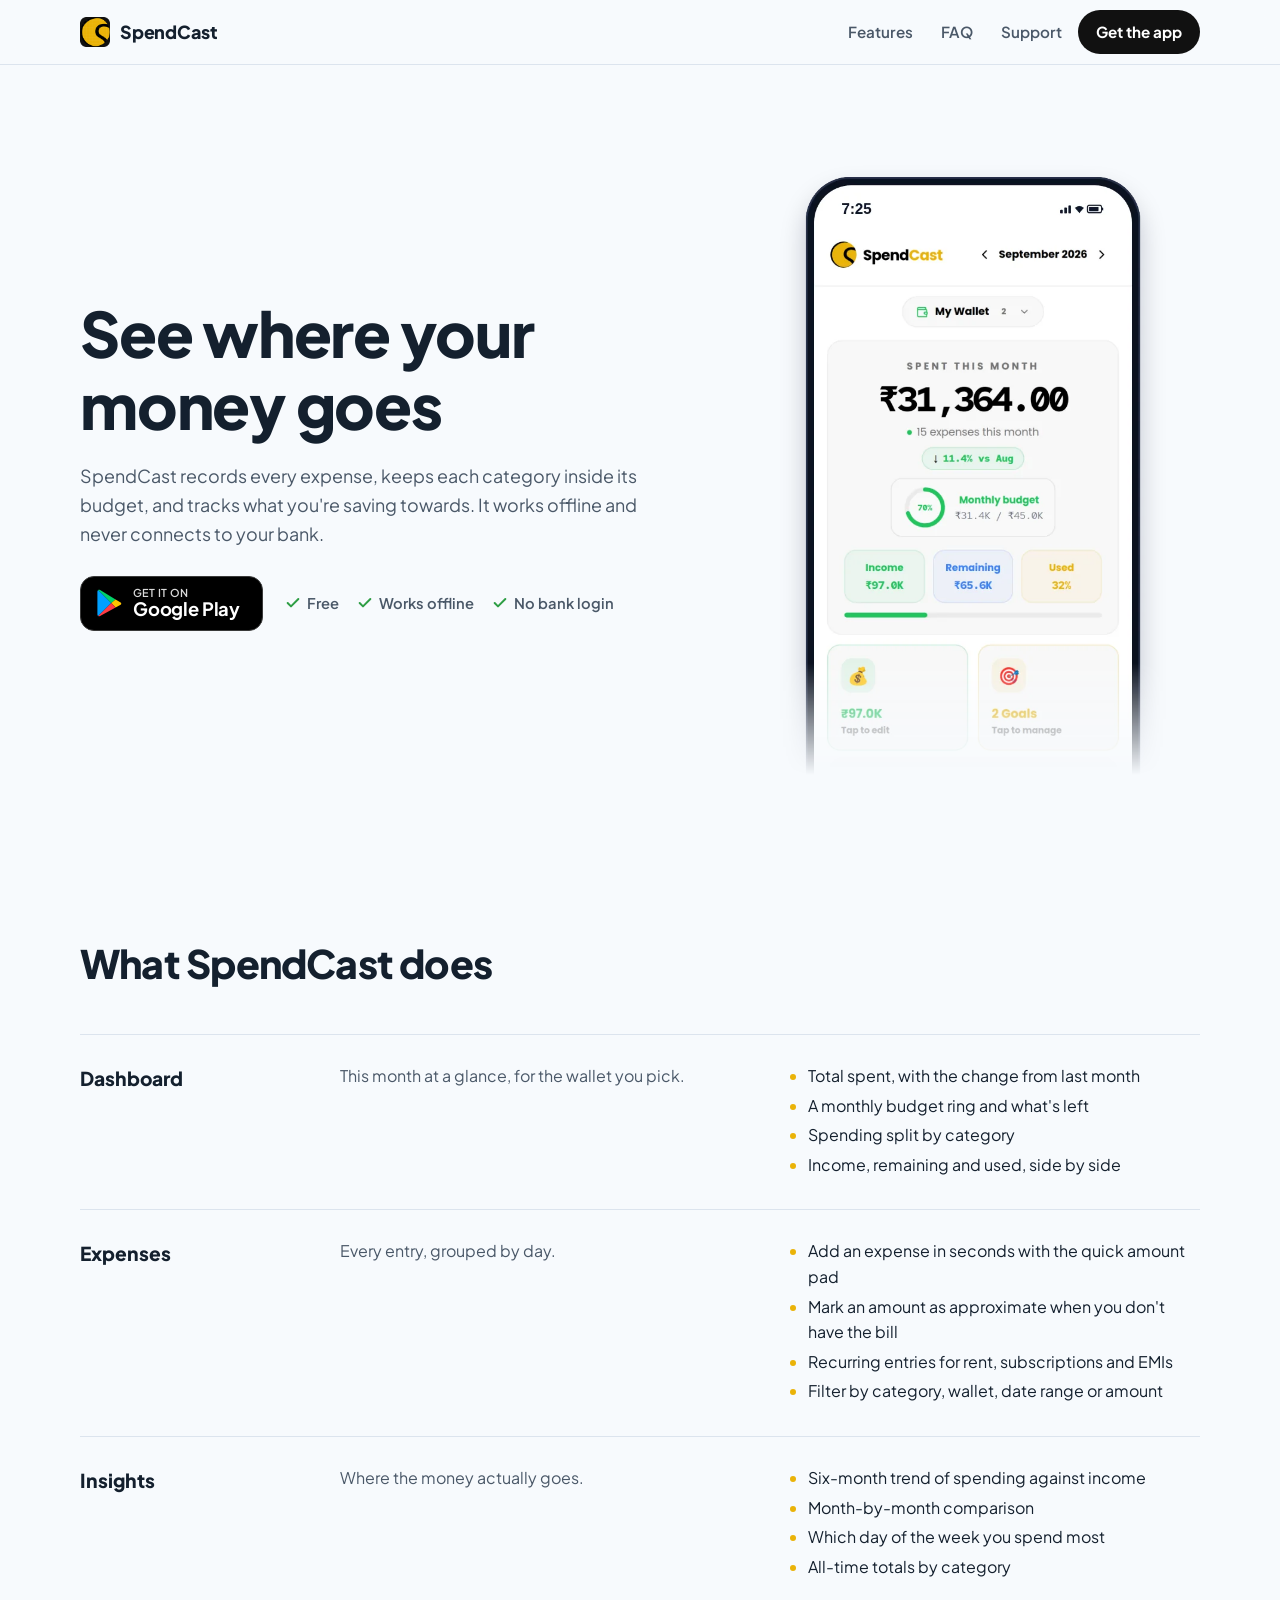
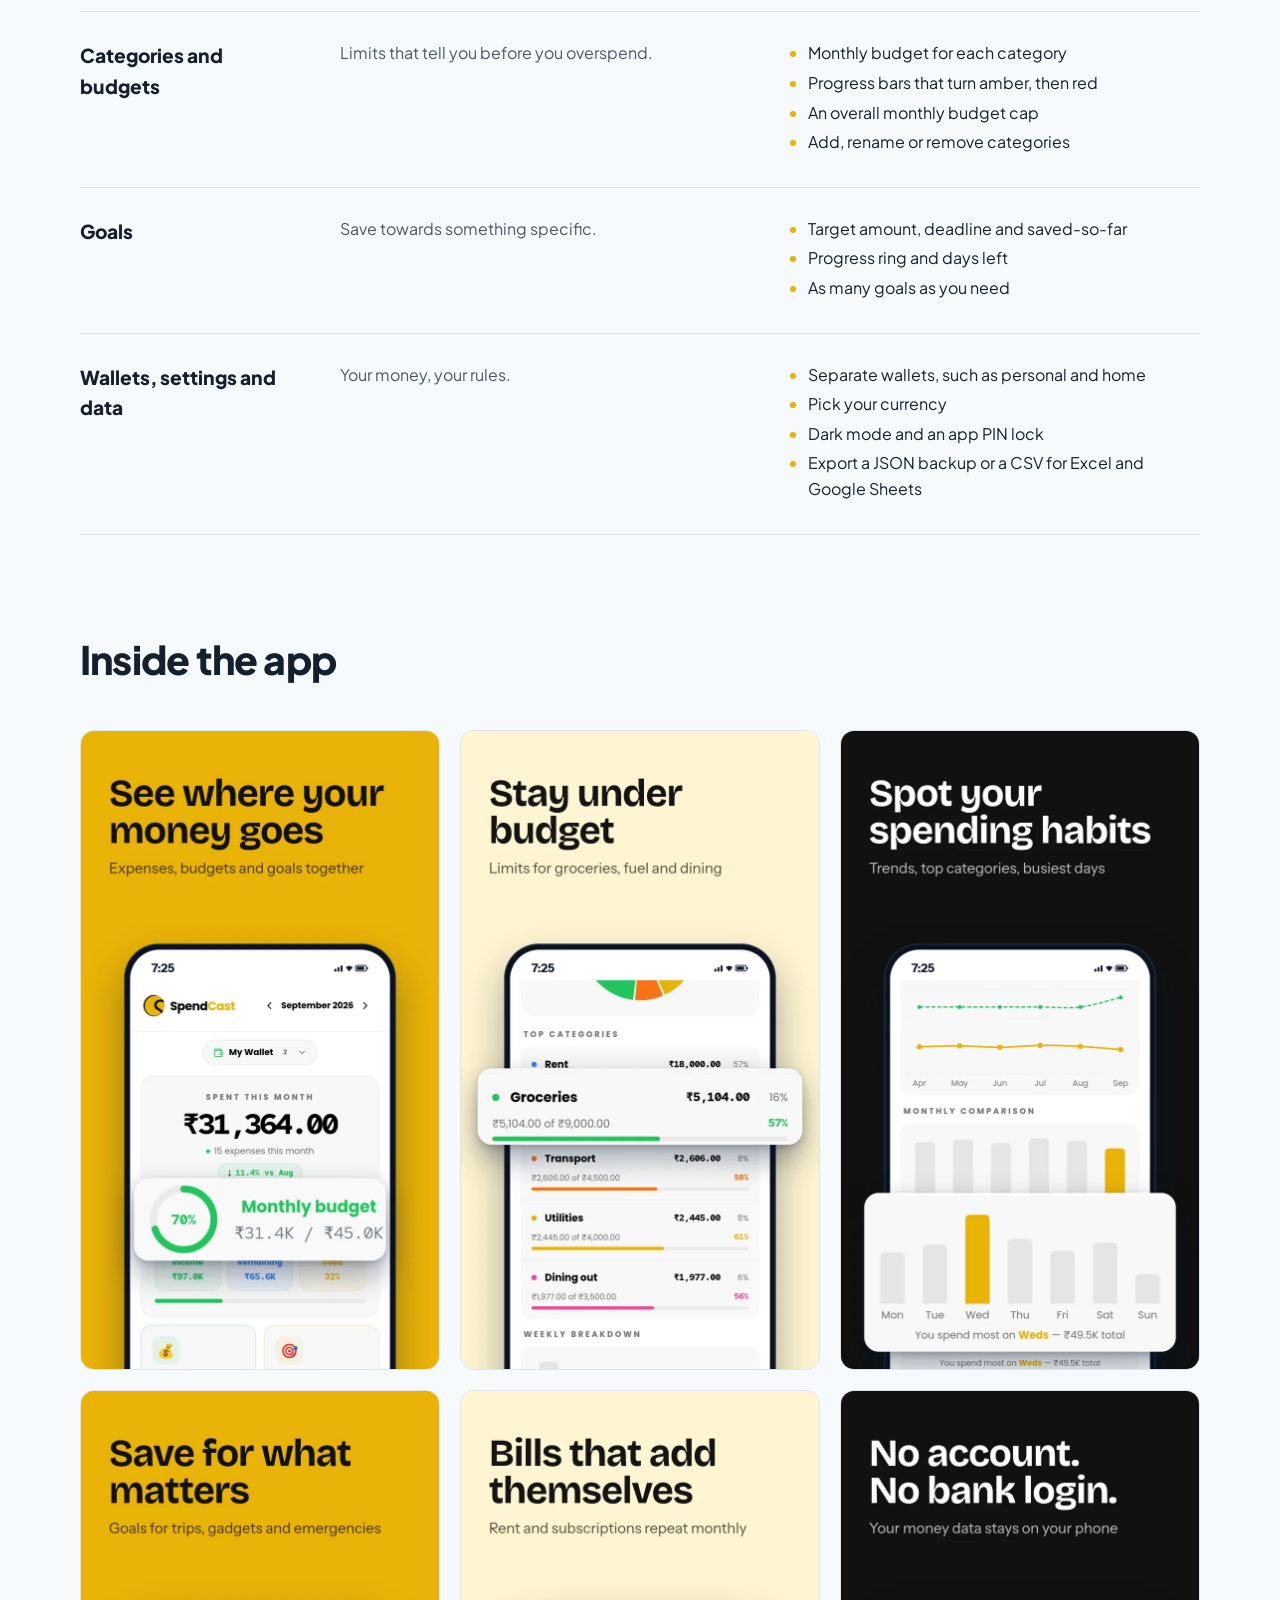
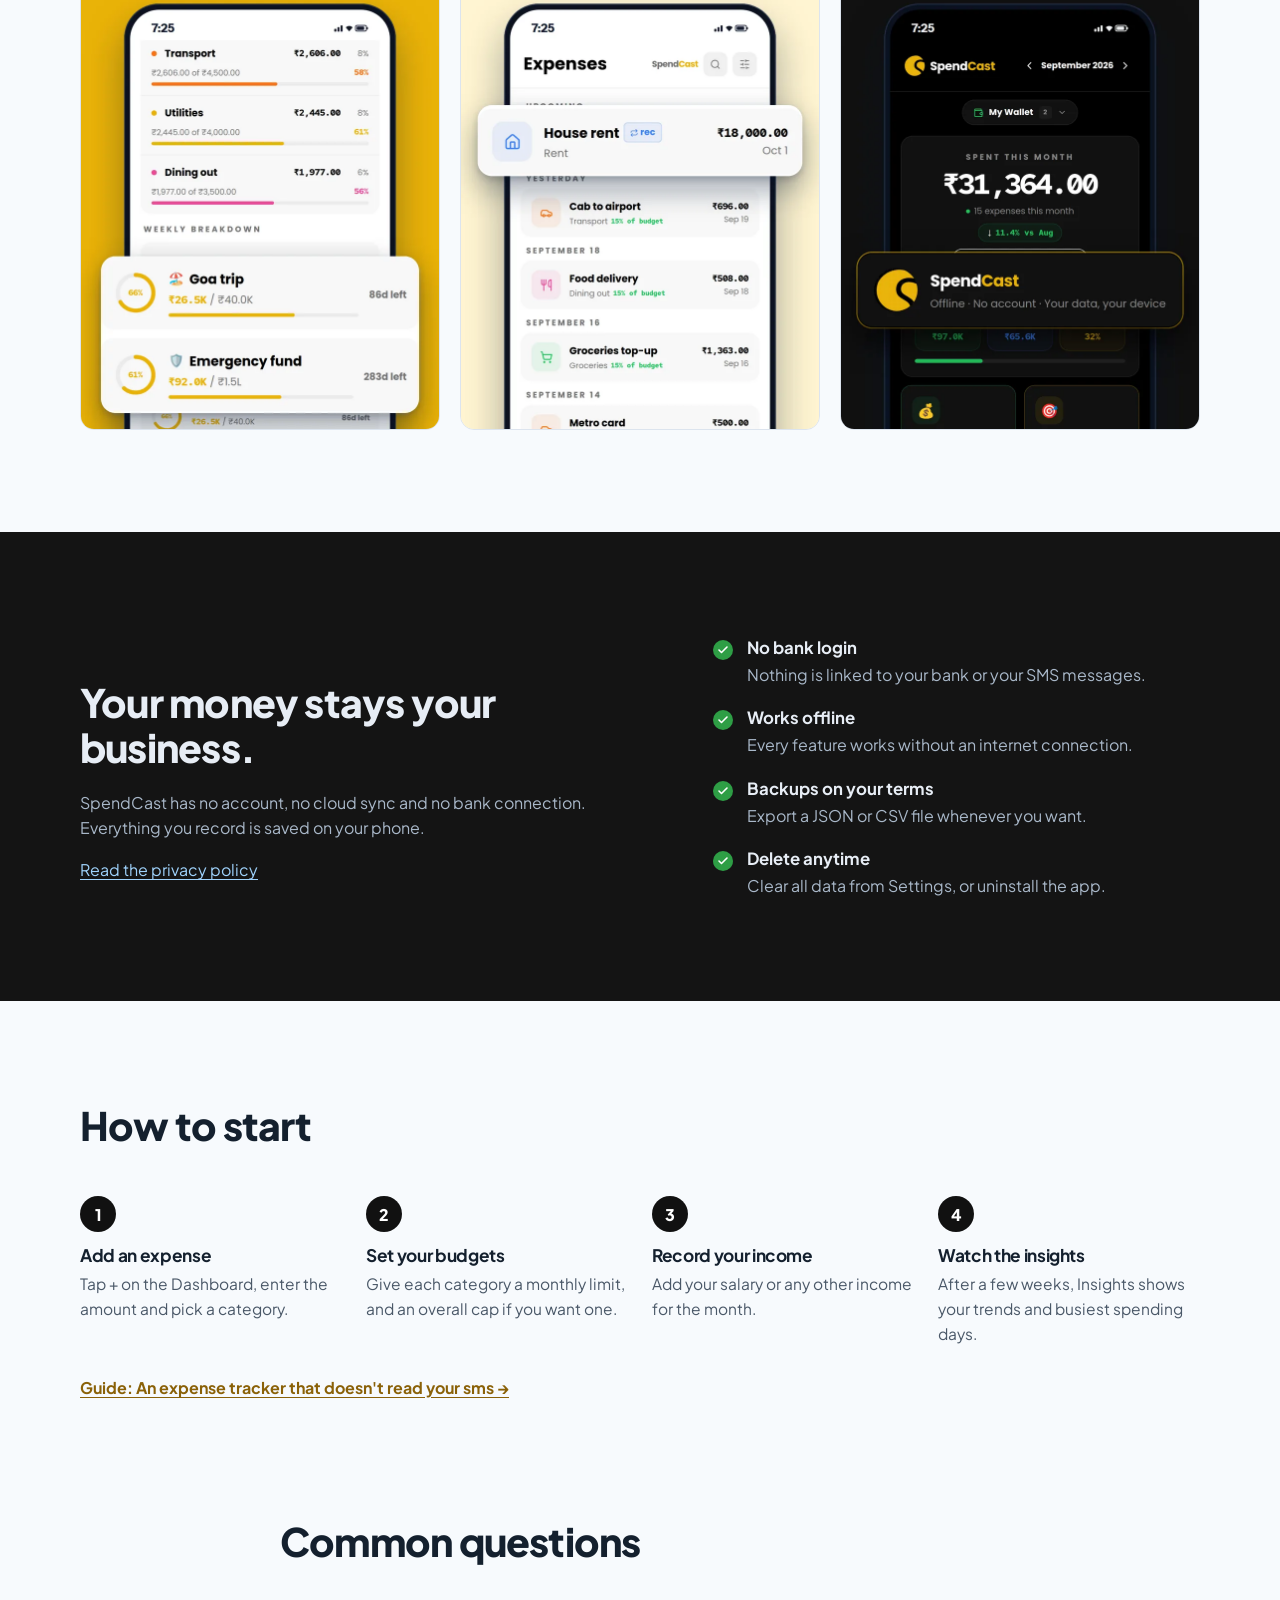
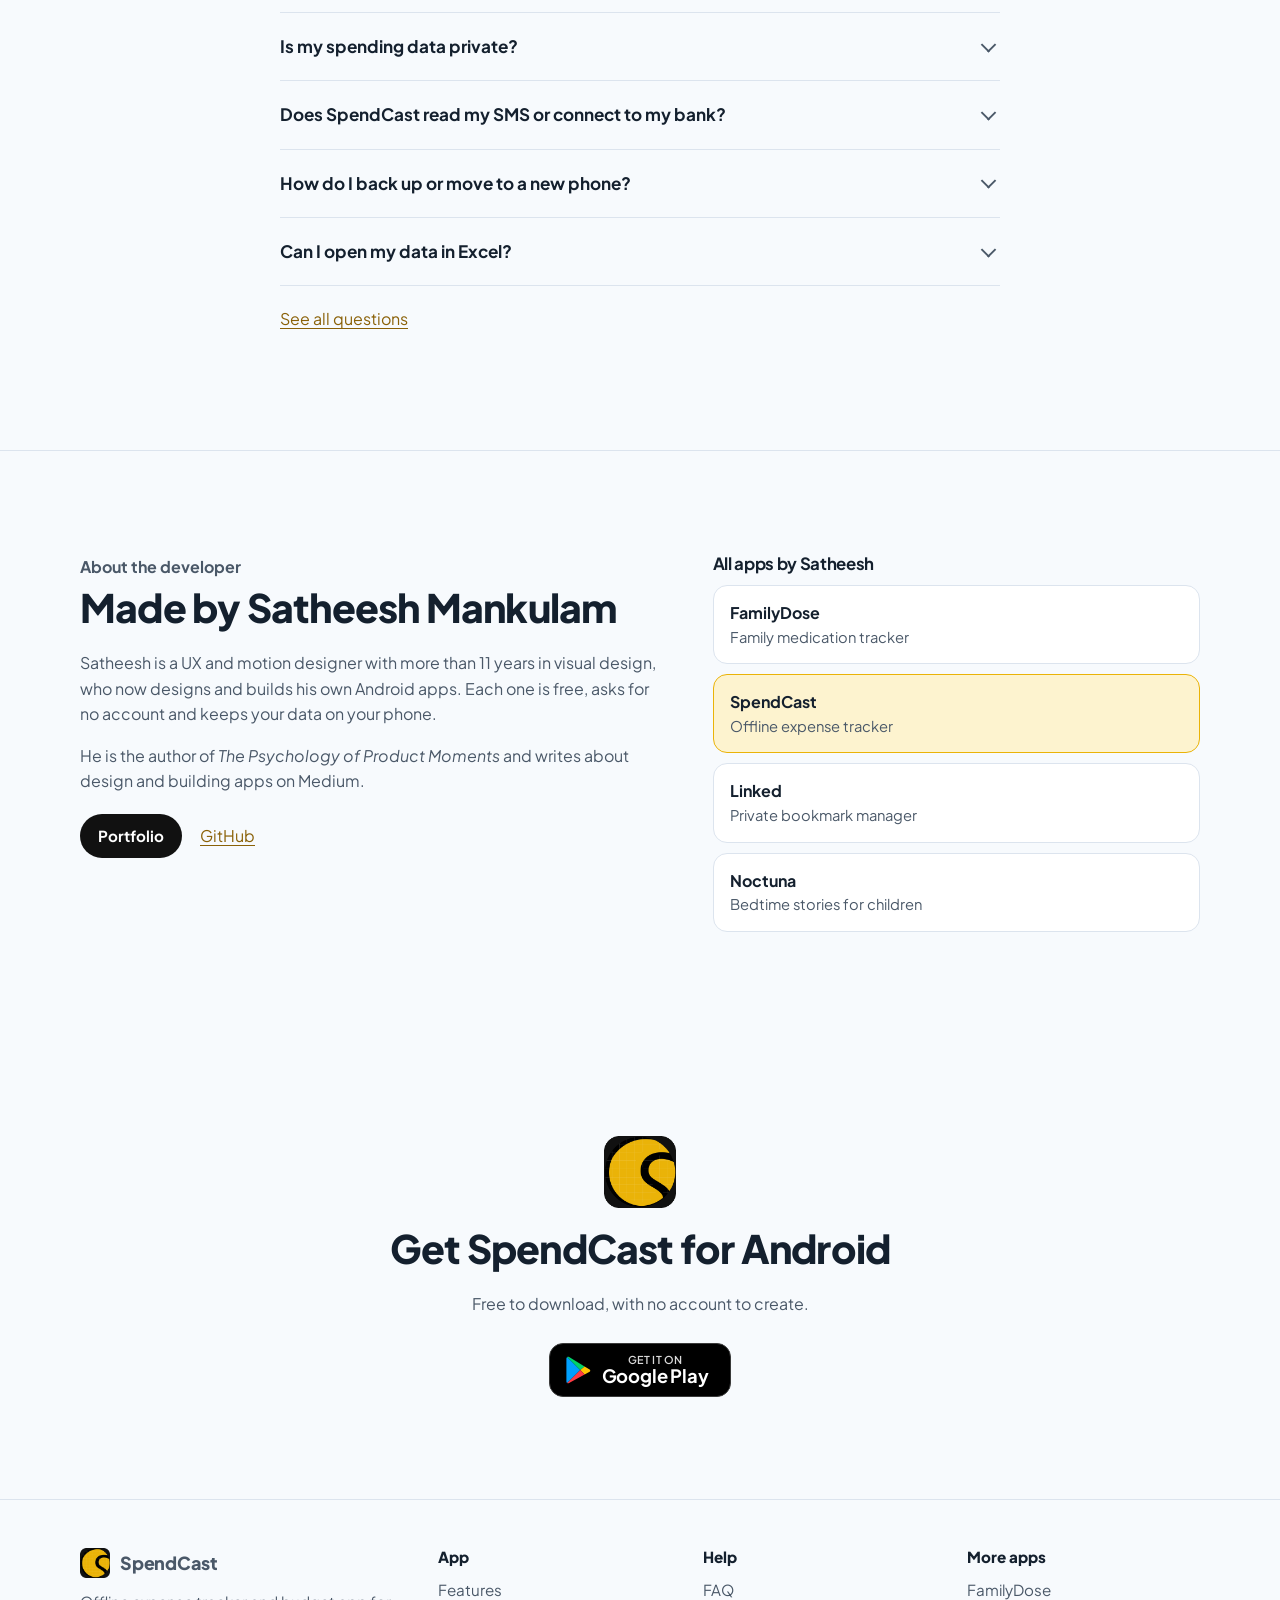
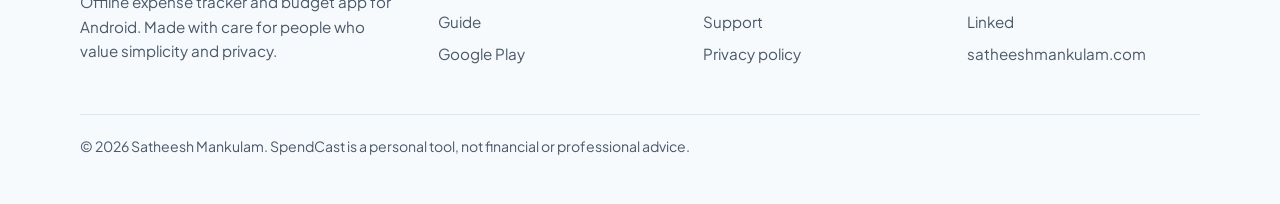
<file: index.html>
<!doctype html>
<html lang="en">
<head>
<meta charset="utf-8">
<meta name="viewport" content="width=device-width, initial-scale=1">
<title>SpendCast – Offline expense tracker and budget app for Android</title>
<meta name="description" content="Track daily expenses, set budgets for each category and save towards goals. Works offline, with no account and no bank login.">
<link rel="canonical" href="https://spendcast.netlify.app/">
<meta name="theme-color" content="#F7FAFD" media="(prefers-color-scheme: light)">
<meta name="theme-color" content="#0D1520" media="(prefers-color-scheme: dark)">
<link rel="icon" type="image/png" sizes="48x48" href="/assets/favicon-48.png">
<link rel="apple-touch-icon" href="/assets/apple-touch-icon.png">
<meta property="og:type" content="website">
<meta property="og:site_name" content="SpendCast">
<meta property="og:title" content="SpendCast – Offline expense tracker and budget app for Android">
<meta property="og:description" content="Track daily expenses, set budgets for each category and save towards goals. Works offline, with no account and no bank login.">
<meta property="og:url" content="https://spendcast.netlify.app/">
<meta property="og:image" content="https://spendcast.netlify.app/assets/og-image.png">
<meta name="twitter:card" content="summary_large_image">
<link rel="preconnect" href="https://fonts.googleapis.com">
<link rel="preconnect" href="https://fonts.gstatic.com" crossorigin>
<link rel="stylesheet" href="https://fonts.googleapis.com/css2?family=Plus+Jakarta+Sans:wght@400;600;700;800&display=swap">
<link rel="stylesheet" href="/assets/site.css">
<script src="/assets/analytics.js" defer></script>
<script type="application/ld+json">{"@context": "https://schema.org", "@type": "MobileApplication", "name": "SpendCast", "operatingSystem": "Android", "applicationCategory": "FinanceApplication", "description": "Track daily expenses, set budgets for each category and save towards goals. Works offline, with no account and no bank login.", "url": "https://spendcast.netlify.app/", "downloadUrl": "https://play.google.com/store/apps/details?id=com.satheesh.spendcast", "installUrl": "https://play.google.com/store/apps/details?id=com.satheesh.spendcast", "image": "https://spendcast.netlify.app/assets/logo-512.png", "screenshot": ["https://spendcast.netlify.app/assets/screenshot-01.webp", "https://spendcast.netlify.app/assets/screenshot-02.webp", "https://spendcast.netlify.app/assets/screenshot-03.webp", "https://spendcast.netlify.app/assets/screenshot-04.webp", "https://spendcast.netlify.app/assets/screenshot-05.webp", "https://spendcast.netlify.app/assets/screenshot-06.webp"], "offers": {"@type": "Offer", "price": "0", "priceCurrency": "INR"}, "author": {"@type": "Person", "name": "Satheesh Mankulam", "url": "https://satheeshmankulam.com"}}</script><script type="application/ld+json">{"@context": "https://schema.org", "@type": "Person", "name": "Satheesh Mankulam", "url": "https://satheeshmankulam.com", "jobTitle": "UX Designer", "sameAs": ["https://satheeshmankulam.com", "https://github.com/satheeshmankulam-del"], "knowsAbout": ["UX design", "Motion design", "Android app development"]}</script>
</head>
<body>
<a class="skip" href="#main">Skip to content</a>
<header class="site-header">
  <div class="wrap header-row">
    <a class="brand" href="/"><img src="/assets/logo-96.png" alt="" width="30" height="30">SpendCast</a>
    <button class="menu-btn" type="button" aria-expanded="false" aria-controls="site-nav">
      <span class="sr-only">Menu</span>
      <svg width="22" height="22" viewBox="0 0 24 24" fill="none" stroke="currentColor" stroke-width="2.2" stroke-linecap="round" aria-hidden="true"><line x1="4" y1="7" x2="20" y2="7"/><line x1="4" y1="12" x2="20" y2="12"/><line x1="4" y1="17" x2="20" y2="17"/></svg>
    </button>
    <nav class="nav" id="site-nav" aria-label="Main"><a href="/#features">Features</a><a href="/faq/">FAQ</a><a href="/support/">Support</a>
      <a class="btn" href="https://play.google.com/store/apps/details?id=com.satheesh.spendcast" rel="noopener">Get the app</a>
    </nav>
  </div>
</header>
<main id="main">
  <section class="hero"><div class="wrap hero-grid">
    <div>
      <h1>See where your money goes</h1>
      <p class="lede">SpendCast records every expense, keeps each category inside its budget, and tracks what you're saving towards. It works offline and never connects to your bank.</p>
      <div class="hero-actions"><a class="btn btn-play" href="https://play.google.com/store/apps/details?id=com.satheesh.spendcast" rel="noopener"><svg viewBox="0 0 26 28" aria-hidden="true"><path fill="#00A0FF" d="M1.2 1 14.3 14 1.2 27c-.5-.3-.8-.9-.8-1.6V2.6c0-.7.3-1.3.8-1.6z"/><path fill="#00D26A" d="M1.2 1c.5-.3 1.2-.3 1.9.1L18.6 10.6 14.3 14z"/><path fill="#FFC400" d="m18.6 10.6 5 2.8c.9.5.9 1.8 0 2.3l-5 2.8-4.3-4.5z"/><path fill="#FF3B44" d="M14.3 14l4.3 4.5L3.1 26.9c-.7.4-1.4.4-1.9.1z"/></svg><span><small>GET IT ON</small>Google Play</span></a><ul class="facts"><li><svg viewBox="0 0 24 24" fill="none" stroke="currentColor" stroke-width="3" stroke-linecap="round" stroke-linejoin="round" aria-hidden="true"><polyline points="20 6 9 17 4 12"/></svg>Free</li><li><svg viewBox="0 0 24 24" fill="none" stroke="currentColor" stroke-width="3" stroke-linecap="round" stroke-linejoin="round" aria-hidden="true"><polyline points="20 6 9 17 4 12"/></svg>Works offline</li><li><svg viewBox="0 0 24 24" fill="none" stroke="currentColor" stroke-width="3" stroke-linecap="round" stroke-linejoin="round" aria-hidden="true"><polyline points="20 6 9 17 4 12"/></svg>No bank login</li></ul></div>
    </div>
    <picture class="hero-phone">
      <source srcset="/assets/hero-phone-dark.webp" media="(prefers-color-scheme: dark)">
      <img src="/assets/hero-phone.webp" width="760" height="1040" alt="SpendCast dashboard showing this month's spending, the monthly budget ring and category totals">
    </picture>
  </div></section>

  <section class="section" id="features" aria-labelledby="ft"><div class="wrap">
    <div class="section-head"><h2 id="ft">What SpendCast does</h2></div>
    <div class="tab-groups"><div class="tab-group"><div class="tab-name">Dashboard</div><p>This month at a glance, for the wallet you pick.</p><ul><li>Total spent, with the change from last month</li><li>A monthly budget ring and what's left</li><li>Spending split by category</li><li>Income, remaining and used, side by side</li></ul></div><div class="tab-group"><div class="tab-name">Expenses</div><p>Every entry, grouped by day.</p><ul><li>Add an expense in seconds with the quick amount pad</li><li>Mark an amount as approximate when you don't have the bill</li><li>Recurring entries for rent, subscriptions and EMIs</li><li>Filter by category, wallet, date range or amount</li></ul></div><div class="tab-group"><div class="tab-name">Insights</div><p>Where the money actually goes.</p><ul><li>Six-month trend of spending against income</li><li>Month-by-month comparison</li><li>Which day of the week you spend most</li><li>All-time totals by category</li></ul></div><div class="tab-group"><div class="tab-name">Categories and budgets</div><p>Limits that tell you before you overspend.</p><ul><li>Monthly budget for each category</li><li>Progress bars that turn amber, then red</li><li>An overall monthly budget cap</li><li>Add, rename or remove categories</li></ul></div><div class="tab-group"><div class="tab-name">Goals</div><p>Save towards something specific.</p><ul><li>Target amount, deadline and saved-so-far</li><li>Progress ring and days left</li><li>As many goals as you need</li></ul></div><div class="tab-group"><div class="tab-name">Wallets, settings and data</div><p>Your money, your rules.</p><ul><li>Separate wallets, such as personal and home</li><li>Pick your currency</li><li>Dark mode and an app PIN lock</li><li>Export a JSON backup or a CSV for Excel and Google Sheets</li></ul></div></div>
  </div></section>

  <section class="section" style="padding-top:0" aria-labelledby="sc"><div class="wrap">
    <div class="section-head"><h2 id="sc">Inside the app</h2></div>
    <div class="screens"><figure><img src="/assets/screenshot-01.webp" width="720" height="1280" loading="lazy" alt="SpendCast screenshot 1"></figure><figure><img src="/assets/screenshot-02.webp" width="720" height="1280" loading="lazy" alt="SpendCast screenshot 2"></figure><figure><img src="/assets/screenshot-03.webp" width="720" height="1280" loading="lazy" alt="SpendCast screenshot 3"></figure><figure><img src="/assets/screenshot-04.webp" width="720" height="1280" loading="lazy" alt="SpendCast screenshot 4"></figure><figure><img src="/assets/screenshot-05.webp" width="720" height="1280" loading="lazy" alt="SpendCast screenshot 5"></figure><figure><img src="/assets/screenshot-06.webp" width="720" height="1280" loading="lazy" alt="SpendCast screenshot 6"></figure></div>
  </div></section>

  <section class="section band" aria-labelledby="pv"><div class="wrap band-grid">
    <div><h2 id="pv">Your money stays your business.</h2><p>SpendCast has no account, no cloud sync and no bank connection. Everything you record is saved on your phone.</p><p><a href="/privacy/">Read the privacy policy</a></p></div>
    <ul class="promise"><li><strong>No bank login</strong>Nothing is linked to your bank or your SMS messages.</li><li><strong>Works offline</strong>Every feature works without an internet connection.</li><li><strong>Backups on your terms</strong>Export a JSON or CSV file whenever you want.</li><li><strong>Delete anytime</strong>Clear all data from Settings, or uninstall the app.</li></ul>
  </div></section>

  <section class="section" aria-labelledby="hw"><div class="wrap">
    <div class="section-head"><h2 id="hw">How to start</h2></div>
    <ol class="steps"><li><h3>Add an expense</h3><p>Tap + on the Dashboard, enter the amount and pick a category.</p></li><li><h3>Set your budgets</h3><p>Give each category a monthly limit, and an overall cap if you want one.</p></li><li><h3>Record your income</h3><p>Add your salary or any other income for the month.</p></li><li><h3>Watch the insights</h3><p>After a few weeks, Insights shows your trends and busiest spending days.</p></li></ol>
    <p class="guide-link"><a href="/expense-tracker-without-sms-permission/">Guide: An expense tracker that doesn't read your sms →</a></p>
  </div></section>

  <section class="section" style="padding-top:0" aria-labelledby="fq"><div class="narrow">
    <div class="section-head"><h2 id="fq">Common questions</h2></div>
    <div class="faq"><details><summary>Is my spending data private?</summary><div class="answer"><p>Yes. Everything you enter is stored only on your phone. SpendCast has no account, no cloud sync and no servers.</p></div></details><details><summary>Does SpendCast read my SMS or connect to my bank?</summary><div class="answer"><p>No. It never reads your messages and never connects to a bank. You enter expenses yourself, which is why it needs no sensitive permissions.</p></div></details><details><summary>How do I back up or move to a new phone?</summary><div class="answer"><p>Open Settings, tap Export / Backup and save the JSON file. On the new phone, install SpendCast and use Import / Restore.</p></div></details><details><summary>Can I open my data in Excel?</summary><div class="answer"><p>Yes. Settings has Export as CSV, which opens in Excel, Numbers or Google Sheets.</p></div></details></div>
    <p style="margin-top:20px"><a href="/faq/">See all questions</a></p>
  </div></section>


  <section class="section about-dev" aria-labelledby="dev-title"><div class="wrap about-grid">
    <div>
      <p class="eyebrow-plain">About the developer</p>
      <h2 id="dev-title">Made by Satheesh Mankulam</h2>
      <p>Satheesh is a UX and motion designer with more than 11 years in visual design, who now designs and builds his own Android apps. Each one is free, asks for no account and keeps your data on your phone.</p>
      <p>He is the author of <em>The Psychology of Product Moments</em> and writes about design and building apps on Medium.</p>
      <p class="dev-links"><a class="btn" href="https://satheeshmankulam.com" rel="noopener">Portfolio</a> <a href="https://github.com/satheeshmankulam-del" rel="noopener">GitHub</a></p>
    </div>
    <div>
      <h3>All apps by Satheesh</h3>
      <ul class="app-list"><li><a href="https://familydose.netlify.app"><strong>FamilyDose</strong><span>Family medication tracker</span></a></li><li><a href="https://spendcast.netlify.app" aria-current="page"><strong>SpendCast</strong><span>Offline expense tracker</span></a></li><li><a href="https://linkedbookmark.netlify.app"><strong>Linked</strong><span>Private bookmark manager</span></a></li><li><a href="https://noctuna.netlify.app"><strong>Noctuna</strong><span>Bedtime stories for children</span></a></li></ul>
    </div>
  </div></section>

  <section class="section cta" aria-labelledby="ct"><div class="narrow">
    <img src="/assets/logo-512.png" width="72" height="72" alt="">
    <h2 id="ct">Get SpendCast for Android</h2>
    <p>Free to download, with no account to create.</p>
    <a class="btn btn-play" href="https://play.google.com/store/apps/details?id=com.satheesh.spendcast" rel="noopener"><svg viewBox="0 0 26 28" aria-hidden="true"><path fill="#00A0FF" d="M1.2 1 14.3 14 1.2 27c-.5-.3-.8-.9-.8-1.6V2.6c0-.7.3-1.3.8-1.6z"/><path fill="#00D26A" d="M1.2 1c.5-.3 1.2-.3 1.9.1L18.6 10.6 14.3 14z"/><path fill="#FFC400" d="m18.6 10.6 5 2.8c.9.5.9 1.8 0 2.3l-5 2.8-4.3-4.5z"/><path fill="#FF3B44" d="M14.3 14l4.3 4.5L3.1 26.9c-.7.4-1.4.4-1.9.1z"/></svg><span><small>GET IT ON</small>Google Play</span></a>
  </div></section>
</main>
<footer class="site-footer">
  <div class="wrap">
    <div class="footer-grid">
      <div>
        <a class="brand" href="/"><img src="/assets/logo-96.png" alt="" width="30" height="30">SpendCast</a>
        <p class="about" style="margin-top:12px">Offline expense tracker and budget app for Android. Made with care for people who value simplicity and privacy.</p>
      </div>
      <div><h2>App</h2><ul>
        <li><a href="/#features">Features</a></li>
        <li><a href="/expense-tracker-without-sms-permission/">Guide</a></li>
        <li><a href="https://play.google.com/store/apps/details?id=com.satheesh.spendcast" rel="noopener">Google Play</a></li>
      </ul></div>
      <div><h2>Help</h2><ul>
        <li><a href="/faq/">FAQ</a></li>
        <li><a href="/support/">Support</a></li>
        <li><a href="/privacy/">Privacy policy</a></li>
      </ul></div>
      <div><h2>More apps</h2><ul><li><a href="https://play.google.com/store/apps/details?id=com.familydose.app" rel="noopener">FamilyDose</a></li><li><a href="https://play.google.com/store/apps/details?id=com.satheesh.linkvault" rel="noopener">Linked</a></li>
        <li><a href="https://satheeshmankulam.com" rel="noopener">satheeshmankulam.com</a></li>
      </ul></div>
    </div>
    <p class="footer-base">&copy; <span data-year>2026</span> Satheesh Mankulam. SpendCast is a personal tool, not financial or professional advice.</p>
  </div>
</footer>
<script src="/assets/site.js" defer></script>
</body>
</html>
</file>
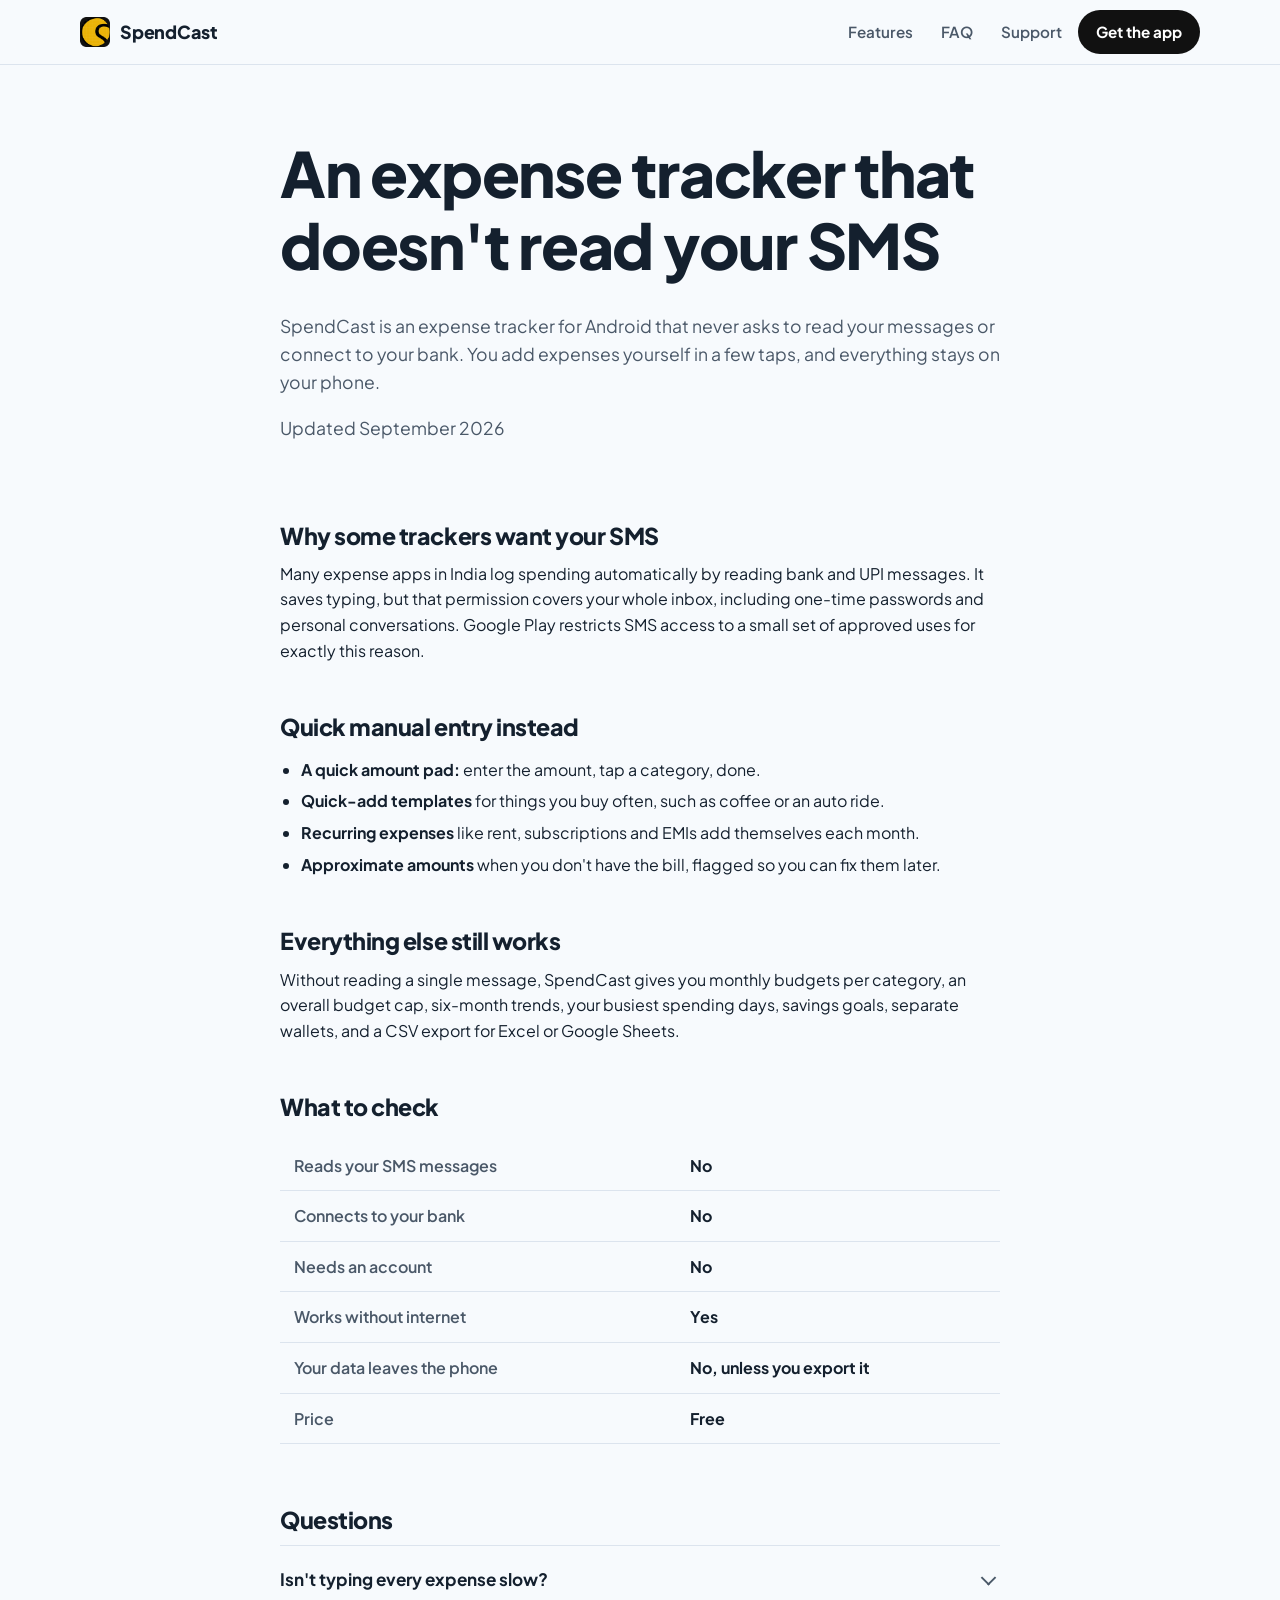
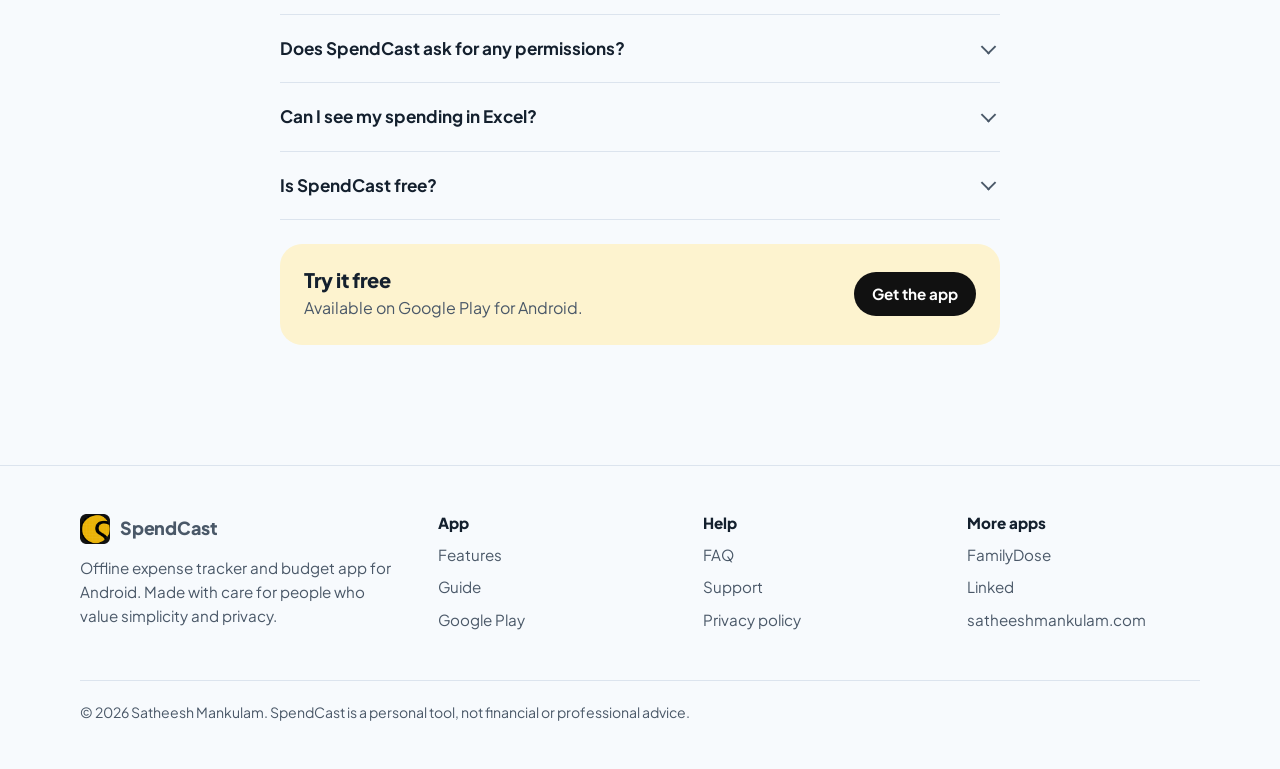
<file: expense-tracker-without-sms-permission/index.html>
<!doctype html>
<html lang="en">
<head>
<meta charset="utf-8">
<meta name="viewport" content="width=device-width, initial-scale=1">
<title>Expense tracker without SMS permission or bank login – SpendCast</title>
<meta name="description" content="SpendCast is an Android expense tracker that never reads your messages or connects to your bank. Budgets, insights and goals, fully offline and free.">
<link rel="canonical" href="https://spendcast.netlify.app/expense-tracker-without-sms-permission/">
<meta name="theme-color" content="#F7FAFD" media="(prefers-color-scheme: light)">
<meta name="theme-color" content="#0D1520" media="(prefers-color-scheme: dark)">
<link rel="icon" type="image/png" sizes="48x48" href="/assets/favicon-48.png">
<link rel="apple-touch-icon" href="/assets/apple-touch-icon.png">
<meta property="og:type" content="website">
<meta property="og:site_name" content="SpendCast">
<meta property="og:title" content="Expense tracker without SMS permission or bank login – SpendCast">
<meta property="og:description" content="SpendCast is an Android expense tracker that never reads your messages or connects to your bank. Budgets, insights and goals, fully offline and free.">
<meta property="og:url" content="https://spendcast.netlify.app/expense-tracker-without-sms-permission/">
<meta property="og:image" content="https://spendcast.netlify.app/assets/og-image.png">
<meta name="twitter:card" content="summary_large_image">
<link rel="preconnect" href="https://fonts.googleapis.com">
<link rel="preconnect" href="https://fonts.gstatic.com" crossorigin>
<link rel="stylesheet" href="https://fonts.googleapis.com/css2?family=Plus+Jakarta+Sans:wght@400;600;700;800&display=swap">
<link rel="stylesheet" href="/assets/site.css">
<script src="/assets/analytics.js" defer></script>
<script type="application/ld+json">{"@context": "https://schema.org", "@type": "FAQPage", "mainEntity": [{"@type": "Question", "name": "Isn't typing every expense slow?", "acceptedAnswer": {"@type": "Answer", "text": "Most entries take a few seconds with the amount pad. Quick-add templates cover your regular purchases, and recurring expenses such as rent add themselves."}}, {"@type": "Question", "name": "Does SpendCast ask for any permissions?", "acceptedAnswer": {"@type": "Answer", "text": "Only access to files when you export or import a backup or CSV, and sharing when you choose to share one."}}, {"@type": "Question", "name": "Can I see my spending in Excel?", "acceptedAnswer": {"@type": "Answer", "text": "Yes. Settings has Export as CSV, which opens in Excel, Numbers or Google Sheets."}}, {"@type": "Question", "name": "Is SpendCast free?", "acceptedAnswer": {"@type": "Answer", "text": "Yes. It is free on Google Play, with no ads and no account."}}]}</script><script type="application/ld+json">{"@context": "https://schema.org", "@type": "Article", "headline": "An expense tracker that doesn't read your SMS", "description": "SpendCast is an Android expense tracker that never reads your messages or connects to your bank. Budgets, insights and goals, fully offline and free.", "dateModified": "2026-09-18", "mainEntityOfPage": "https://spendcast.netlify.app/expense-tracker-without-sms-permission/", "author": {"@type": "Person", "name": "Satheesh Mankulam", "url": "https://satheeshmankulam.com"}}</script>
</head>
<body>
<a class="skip" href="#main">Skip to content</a>
<header class="site-header">
  <div class="wrap header-row">
    <a class="brand" href="/"><img src="/assets/logo-96.png" alt="" width="30" height="30">SpendCast</a>
    <button class="menu-btn" type="button" aria-expanded="false" aria-controls="site-nav">
      <span class="sr-only">Menu</span>
      <svg width="22" height="22" viewBox="0 0 24 24" fill="none" stroke="currentColor" stroke-width="2.2" stroke-linecap="round" aria-hidden="true"><line x1="4" y1="7" x2="20" y2="7"/><line x1="4" y1="12" x2="20" y2="12"/><line x1="4" y1="17" x2="20" y2="17"/></svg>
    </button>
    <nav class="nav" id="site-nav" aria-label="Main"><a href="/#features">Features</a><a href="/faq/">FAQ</a><a href="/support/">Support</a>
      <a class="btn" href="https://play.google.com/store/apps/details?id=com.satheesh.spendcast" rel="noopener">Get the app</a>
    </nav>
  </div>
</header>
<main id="main">
  <article>
    <div class="narrow page-head">
      <h1>An expense tracker that doesn't read your SMS</h1>
      <p class="lead-answer">SpendCast is an expense tracker for Android that never asks to read your messages or connect to your bank. You add expenses yourself in a few taps, and everything stays on your phone.</p>
      <p class="meta">Updated September 2026</p>
    </div>
    <div class="narrow prose">
      <h2>Why some trackers want your SMS</h2><p>Many expense apps in India log spending automatically by reading bank and UPI messages. It saves typing, but that permission covers your whole inbox, including one-time passwords and personal conversations. Google Play restricts SMS access to a small set of approved uses for exactly this reason.</p><h2>Quick manual entry instead</h2><ul><li><strong>A quick amount pad:</strong> enter the amount, tap a category, done.</li><li><strong>Quick-add templates</strong> for things you buy often, such as coffee or an auto ride.</li><li><strong>Recurring expenses</strong> like rent, subscriptions and EMIs add themselves each month.</li><li><strong>Approximate amounts</strong> when you don't have the bill, flagged so you can fix them later.</li></ul><h2>Everything else still works</h2><p>Without reading a single message, SpendCast gives you monthly budgets per category, an overall budget cap, six-month trends, your busiest spending days, savings goals, separate wallets, and a CSV export for Excel or Google Sheets.</p>
      <h2>What to check</h2>
      <div class="table-wrap"><table class="checklist"><tbody><tr><th scope="row">Reads your SMS messages</th><td>No</td></tr><tr><th scope="row">Connects to your bank</th><td>No</td></tr><tr><th scope="row">Needs an account</th><td>No</td></tr><tr><th scope="row">Works without internet</th><td>Yes</td></tr><tr><th scope="row">Your data leaves the phone</th><td>No, unless you export it</td></tr><tr><th scope="row">Price</th><td>Free</td></tr></tbody></table></div>
      <h2>Questions</h2>
      <div class="faq"><details><summary>Isn't typing every expense slow?</summary><div class="answer"><p>Most entries take a few seconds with the amount pad. Quick-add templates cover your regular purchases, and recurring expenses such as rent add themselves.</p></div></details><details><summary>Does SpendCast ask for any permissions?</summary><div class="answer"><p>Only access to files when you export or import a backup or CSV, and sharing when you choose to share one.</p></div></details><details><summary>Can I see my spending in Excel?</summary><div class="answer"><p>Yes. Settings has Export as CSV, which opens in Excel, Numbers or Google Sheets.</p></div></details><details><summary>Is SpendCast free?</summary><div class="answer"><p>Yes. It is free on Google Play, with no ads and no account.</p></div></details></div>
      <div class="contact-card"><div><h2>Try it free</h2><p>Available on Google Play for Android.</p></div>
      <a class="btn" href="https://play.google.com/store/apps/details?id=com.satheesh.spendcast" rel="noopener">Get the app</a></div>
    </div>
  </article>
</main>
<footer class="site-footer">
  <div class="wrap">
    <div class="footer-grid">
      <div>
        <a class="brand" href="/"><img src="/assets/logo-96.png" alt="" width="30" height="30">SpendCast</a>
        <p class="about" style="margin-top:12px">Offline expense tracker and budget app for Android. Made with care for people who value simplicity and privacy.</p>
      </div>
      <div><h2>App</h2><ul>
        <li><a href="/#features">Features</a></li>
        <li><a href="/expense-tracker-without-sms-permission/">Guide</a></li>
        <li><a href="https://play.google.com/store/apps/details?id=com.satheesh.spendcast" rel="noopener">Google Play</a></li>
      </ul></div>
      <div><h2>Help</h2><ul>
        <li><a href="/faq/">FAQ</a></li>
        <li><a href="/support/">Support</a></li>
        <li><a href="/privacy/">Privacy policy</a></li>
      </ul></div>
      <div><h2>More apps</h2><ul><li><a href="https://play.google.com/store/apps/details?id=com.familydose.app" rel="noopener">FamilyDose</a></li><li><a href="https://play.google.com/store/apps/details?id=com.satheesh.linkvault" rel="noopener">Linked</a></li>
        <li><a href="https://satheeshmankulam.com" rel="noopener">satheeshmankulam.com</a></li>
      </ul></div>
    </div>
    <p class="footer-base">&copy; <span data-year>2026</span> Satheesh Mankulam. SpendCast is a personal tool, not financial or professional advice.</p>
  </div>
</footer>
<script src="/assets/site.js" defer></script>
</body>
</html>
</file>
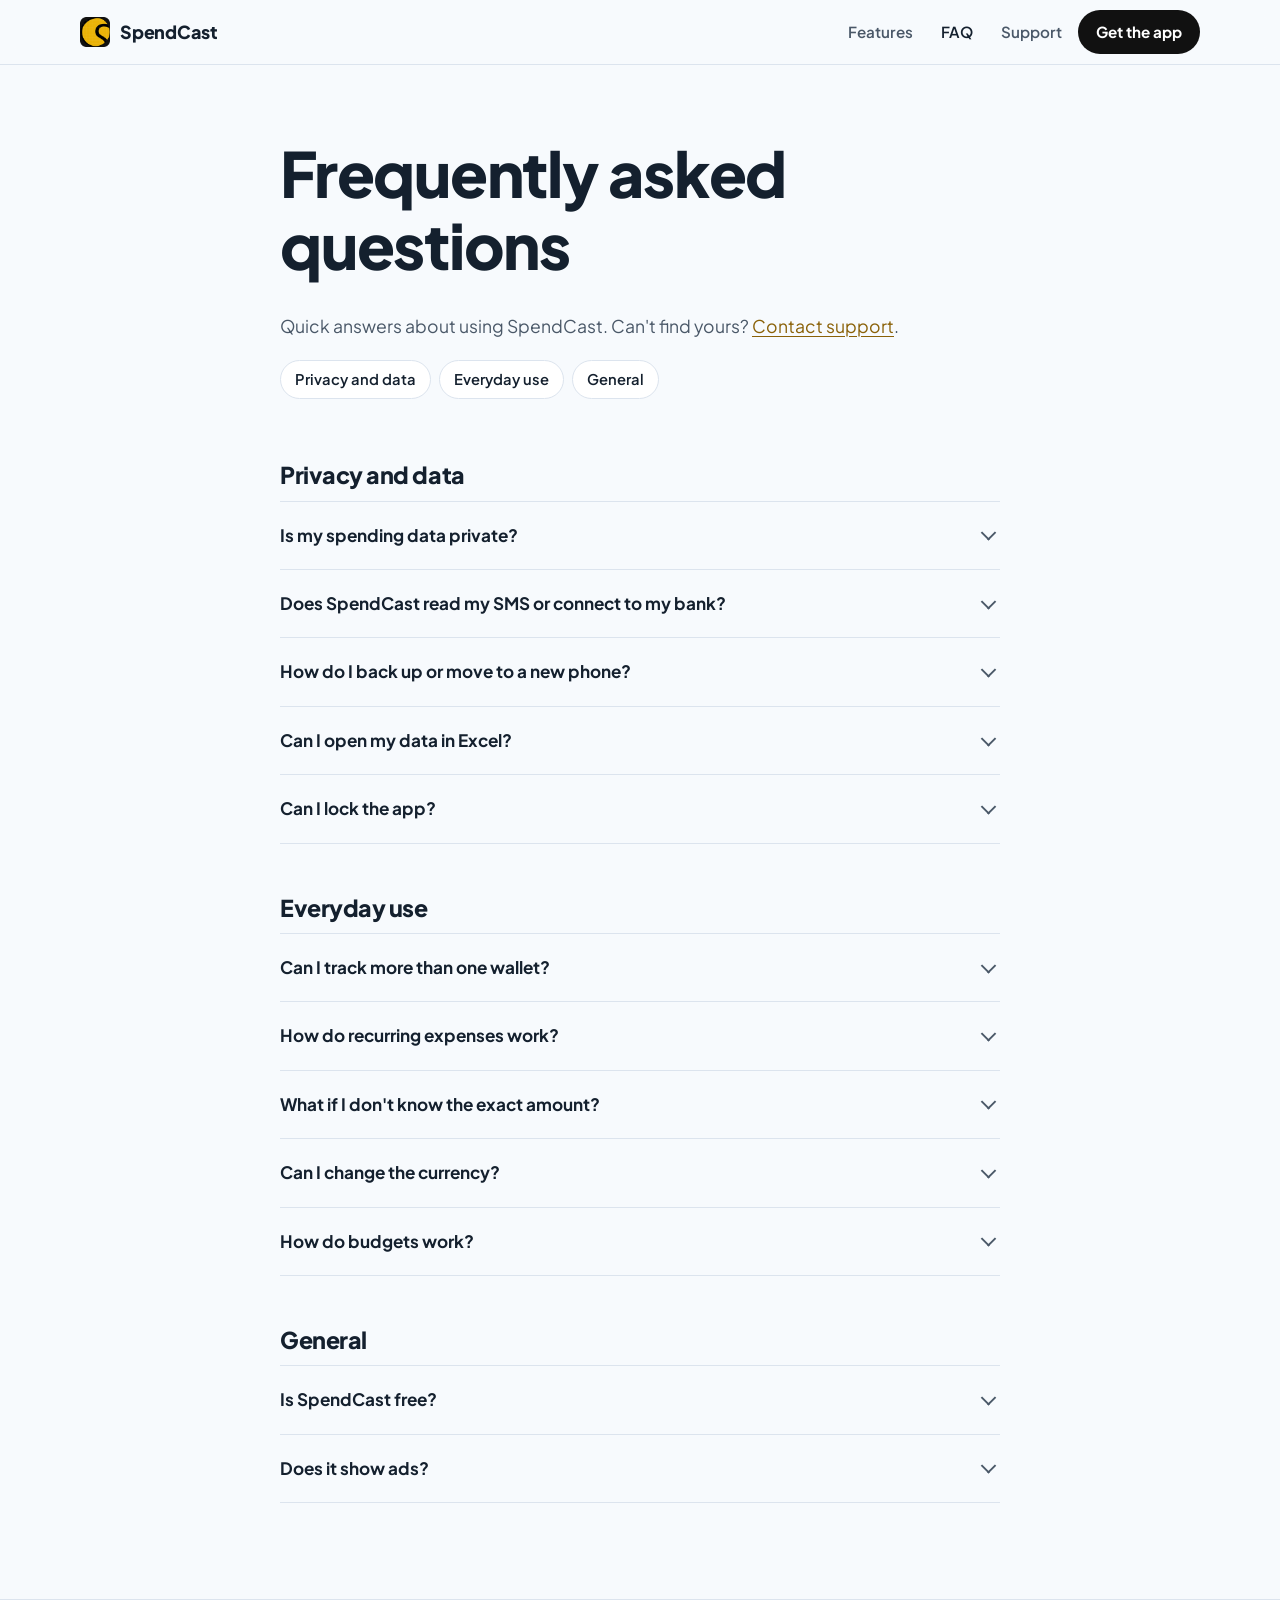
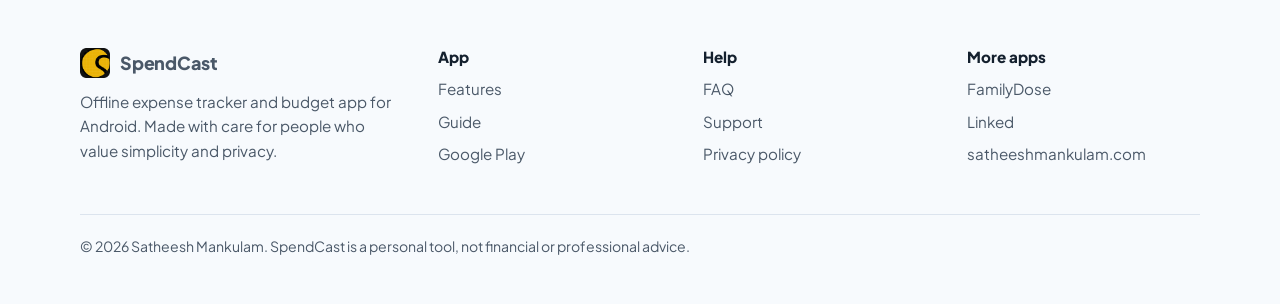
<file: faq/index.html>
<!doctype html>
<html lang="en">
<head>
<meta charset="utf-8">
<meta name="viewport" content="width=device-width, initial-scale=1">
<title>FAQ – SpendCast</title>
<meta name="description" content="Answers about SpendCast: privacy, backups, everyday use and more.">
<link rel="canonical" href="https://spendcast.netlify.app/faq/">
<meta name="theme-color" content="#F7FAFD" media="(prefers-color-scheme: light)">
<meta name="theme-color" content="#0D1520" media="(prefers-color-scheme: dark)">
<link rel="icon" type="image/png" sizes="48x48" href="/assets/favicon-48.png">
<link rel="apple-touch-icon" href="/assets/apple-touch-icon.png">
<meta property="og:type" content="website">
<meta property="og:site_name" content="SpendCast">
<meta property="og:title" content="FAQ – SpendCast">
<meta property="og:description" content="Answers about SpendCast: privacy, backups, everyday use and more.">
<meta property="og:url" content="https://spendcast.netlify.app/faq/">
<meta property="og:image" content="https://spendcast.netlify.app/assets/og-image.png">
<meta name="twitter:card" content="summary_large_image">
<link rel="preconnect" href="https://fonts.googleapis.com">
<link rel="preconnect" href="https://fonts.gstatic.com" crossorigin>
<link rel="stylesheet" href="https://fonts.googleapis.com/css2?family=Plus+Jakarta+Sans:wght@400;600;700;800&display=swap">
<link rel="stylesheet" href="/assets/site.css">
<script src="/assets/analytics.js" defer></script>
<script type="application/ld+json">{"@context": "https://schema.org", "@type": "FAQPage", "mainEntity": [{"@type": "Question", "name": "Is my spending data private?", "acceptedAnswer": {"@type": "Answer", "text": "Yes. Everything you enter is stored only on your phone. SpendCast has no account, no cloud sync and no servers."}}, {"@type": "Question", "name": "Does SpendCast read my SMS or connect to my bank?", "acceptedAnswer": {"@type": "Answer", "text": "No. It never reads your messages and never connects to a bank. You enter expenses yourself, which is why it needs no sensitive permissions."}}, {"@type": "Question", "name": "How do I back up or move to a new phone?", "acceptedAnswer": {"@type": "Answer", "text": "Open Settings, tap Export / Backup and save the JSON file. On the new phone, install SpendCast and use Import / Restore."}}, {"@type": "Question", "name": "Can I open my data in Excel?", "acceptedAnswer": {"@type": "Answer", "text": "Yes. Settings has Export as CSV, which opens in Excel, Numbers or Google Sheets."}}, {"@type": "Question", "name": "Can I lock the app?", "acceptedAnswer": {"@type": "Answer", "text": "Yes. Turn on App PIN Lock in Settings to require a PIN each time SpendCast opens."}}, {"@type": "Question", "name": "Can I track more than one wallet?", "acceptedAnswer": {"@type": "Answer", "text": "Yes. Create separate wallets, for example personal and household, and switch between them from the Dashboard."}}, {"@type": "Question", "name": "How do recurring expenses work?", "acceptedAnswer": {"@type": "Answer", "text": "Mark an expense as recurring and choose how often it repeats. SpendCast adds each new entry for you and shows the next one under Upcoming."}}, {"@type": "Question", "name": "What if I don't know the exact amount?", "acceptedAnswer": {"@type": "Answer", "text": "Enter your best estimate and mark it as approximate. It still counts towards your budget and is flagged in the list."}}, {"@type": "Question", "name": "Can I change the currency?", "acceptedAnswer": {"@type": "Answer", "text": "Yes. Pick your currency in Settings. It applies everywhere in the app."}}, {"@type": "Question", "name": "How do budgets work?", "acceptedAnswer": {"@type": "Answer", "text": "Set a monthly limit for a category and the app shows how much is left. The bar turns amber as you get close and red once you pass it."}}, {"@type": "Question", "name": "Is SpendCast free?", "acceptedAnswer": {"@type": "Answer", "text": "Yes, SpendCast is free to download from Google Play."}}, {"@type": "Question", "name": "Does it show ads?", "acceptedAnswer": {"@type": "Answer", "text": "No. There are no ads and no third-party tracking."}}]}</script>
</head>
<body>
<a class="skip" href="#main">Skip to content</a>
<header class="site-header">
  <div class="wrap header-row">
    <a class="brand" href="/"><img src="/assets/logo-96.png" alt="" width="30" height="30">SpendCast</a>
    <button class="menu-btn" type="button" aria-expanded="false" aria-controls="site-nav">
      <span class="sr-only">Menu</span>
      <svg width="22" height="22" viewBox="0 0 24 24" fill="none" stroke="currentColor" stroke-width="2.2" stroke-linecap="round" aria-hidden="true"><line x1="4" y1="7" x2="20" y2="7"/><line x1="4" y1="12" x2="20" y2="12"/><line x1="4" y1="17" x2="20" y2="17"/></svg>
    </button>
    <nav class="nav" id="site-nav" aria-label="Main"><a href="/#features">Features</a><a href="/faq/" aria-current="page">FAQ</a><a href="/support/">Support</a>
      <a class="btn" href="https://play.google.com/store/apps/details?id=com.satheesh.spendcast" rel="noopener">Get the app</a>
    </nav>
  </div>
</header>
<main id="main"><div class="narrow page-head"><h1>Frequently asked questions</h1>
  <p>Quick answers about using SpendCast. Can't find yours? <a href="/support/">Contact support</a>.</p>
  <ul class="toc"><li><a href="#privacy-data">Privacy and data</a></li><li><a href="#everyday-use">Everyday use</a></li><li><a href="#general">General</a></li></ul></div><div class="narrow prose"><h2 id="privacy-data">Privacy and data</h2><div class="faq"><details><summary>Is my spending data private?</summary><div class="answer"><p>Yes. Everything you enter is stored only on your phone. SpendCast has no account, no cloud sync and no servers.</p></div></details><details><summary>Does SpendCast read my SMS or connect to my bank?</summary><div class="answer"><p>No. It never reads your messages and never connects to a bank. You enter expenses yourself, which is why it needs no sensitive permissions.</p></div></details><details><summary>How do I back up or move to a new phone?</summary><div class="answer"><p>Open Settings, tap Export / Backup and save the JSON file. On the new phone, install SpendCast and use Import / Restore.</p></div></details><details><summary>Can I open my data in Excel?</summary><div class="answer"><p>Yes. Settings has Export as CSV, which opens in Excel, Numbers or Google Sheets.</p></div></details><details><summary>Can I lock the app?</summary><div class="answer"><p>Yes. Turn on App PIN Lock in Settings to require a PIN each time SpendCast opens.</p></div></details></div><h2 id="everyday-use">Everyday use</h2><div class="faq"><details><summary>Can I track more than one wallet?</summary><div class="answer"><p>Yes. Create separate wallets, for example personal and household, and switch between them from the Dashboard.</p></div></details><details><summary>How do recurring expenses work?</summary><div class="answer"><p>Mark an expense as recurring and choose how often it repeats. SpendCast adds each new entry for you and shows the next one under Upcoming.</p></div></details><details><summary>What if I don't know the exact amount?</summary><div class="answer"><p>Enter your best estimate and mark it as approximate. It still counts towards your budget and is flagged in the list.</p></div></details><details><summary>Can I change the currency?</summary><div class="answer"><p>Yes. Pick your currency in Settings. It applies everywhere in the app.</p></div></details><details><summary>How do budgets work?</summary><div class="answer"><p>Set a monthly limit for a category and the app shows how much is left. The bar turns amber as you get close and red once you pass it.</p></div></details></div><h2 id="general">General</h2><div class="faq"><details><summary>Is SpendCast free?</summary><div class="answer"><p>Yes, SpendCast is free to download from Google Play.</p></div></details><details><summary>Does it show ads?</summary><div class="answer"><p>No. There are no ads and no third-party tracking.</p></div></details></div></div></main><footer class="site-footer">
  <div class="wrap">
    <div class="footer-grid">
      <div>
        <a class="brand" href="/"><img src="/assets/logo-96.png" alt="" width="30" height="30">SpendCast</a>
        <p class="about" style="margin-top:12px">Offline expense tracker and budget app for Android. Made with care for people who value simplicity and privacy.</p>
      </div>
      <div><h2>App</h2><ul>
        <li><a href="/#features">Features</a></li>
        <li><a href="/expense-tracker-without-sms-permission/">Guide</a></li>
        <li><a href="https://play.google.com/store/apps/details?id=com.satheesh.spendcast" rel="noopener">Google Play</a></li>
      </ul></div>
      <div><h2>Help</h2><ul>
        <li><a href="/faq/">FAQ</a></li>
        <li><a href="/support/">Support</a></li>
        <li><a href="/privacy/">Privacy policy</a></li>
      </ul></div>
      <div><h2>More apps</h2><ul><li><a href="https://play.google.com/store/apps/details?id=com.familydose.app" rel="noopener">FamilyDose</a></li><li><a href="https://play.google.com/store/apps/details?id=com.satheesh.linkvault" rel="noopener">Linked</a></li>
        <li><a href="https://satheeshmankulam.com" rel="noopener">satheeshmankulam.com</a></li>
      </ul></div>
    </div>
    <p class="footer-base">&copy; <span data-year>2026</span> Satheesh Mankulam. SpendCast is a personal tool, not financial or professional advice.</p>
  </div>
</footer>
<script src="/assets/site.js" defer></script>
</body>
</html>
</file>
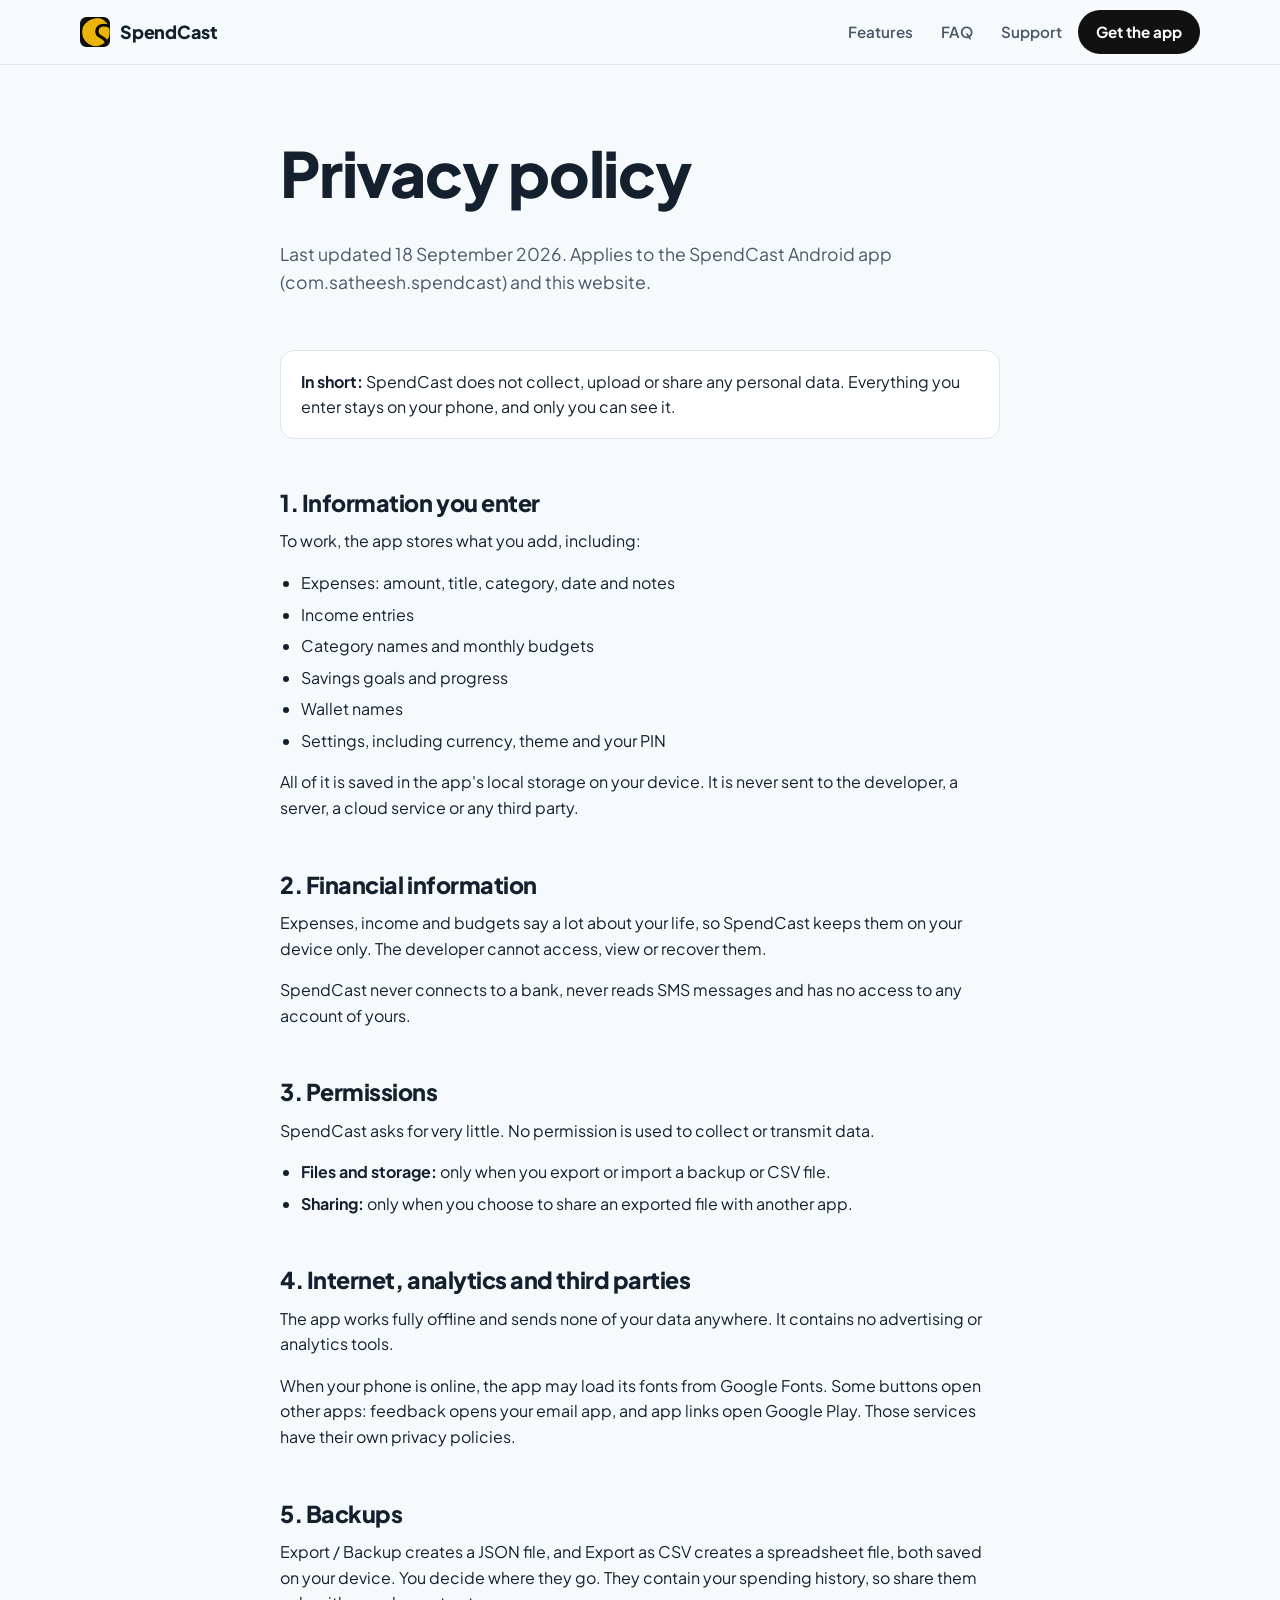
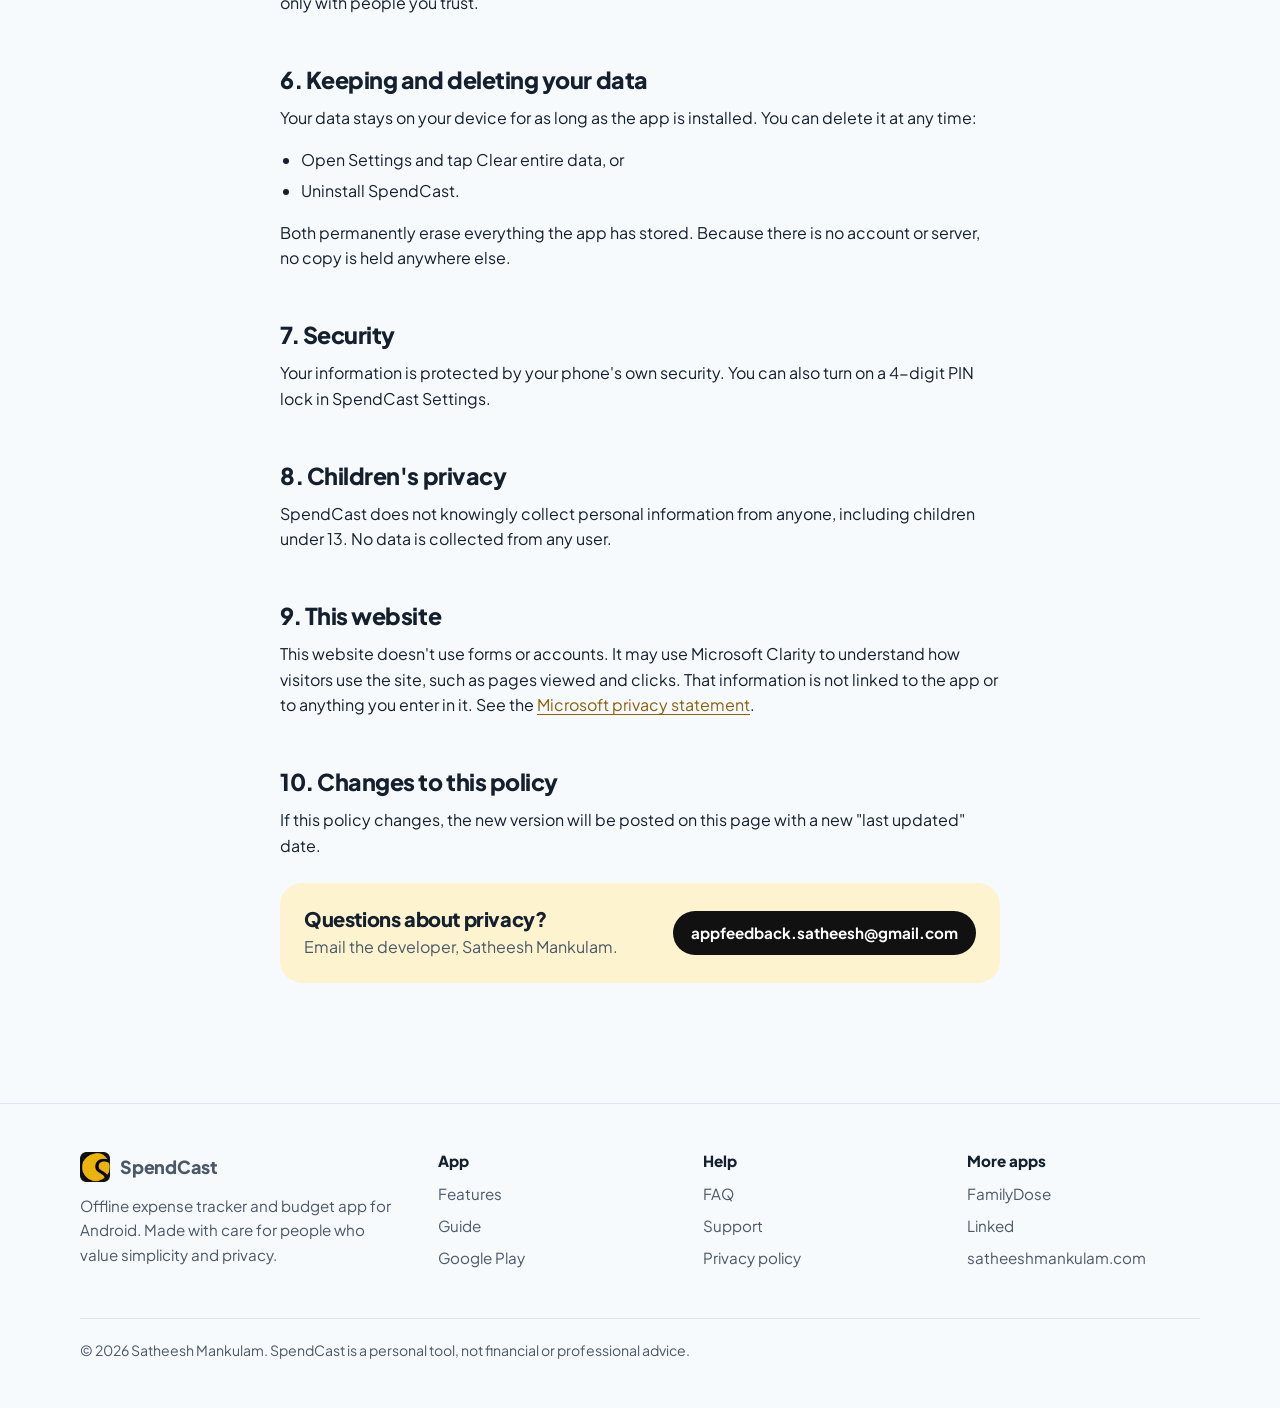
<file: privacy/index.html>
<!doctype html>
<html lang="en">
<head>
<meta charset="utf-8">
<meta name="viewport" content="width=device-width, initial-scale=1">
<title>Privacy policy – SpendCast</title>
<meta name="description" content="SpendCast keeps everything you enter on your device. No account, no servers, no data collection.">
<link rel="canonical" href="https://spendcast.netlify.app/privacy/">
<meta name="theme-color" content="#F7FAFD" media="(prefers-color-scheme: light)">
<meta name="theme-color" content="#0D1520" media="(prefers-color-scheme: dark)">
<link rel="icon" type="image/png" sizes="48x48" href="/assets/favicon-48.png">
<link rel="apple-touch-icon" href="/assets/apple-touch-icon.png">
<meta property="og:type" content="website">
<meta property="og:site_name" content="SpendCast">
<meta property="og:title" content="Privacy policy – SpendCast">
<meta property="og:description" content="SpendCast keeps everything you enter on your device. No account, no servers, no data collection.">
<meta property="og:url" content="https://spendcast.netlify.app/privacy/">
<meta property="og:image" content="https://spendcast.netlify.app/assets/og-image.png">
<meta name="twitter:card" content="summary_large_image">
<link rel="preconnect" href="https://fonts.googleapis.com">
<link rel="preconnect" href="https://fonts.gstatic.com" crossorigin>
<link rel="stylesheet" href="https://fonts.googleapis.com/css2?family=Plus+Jakarta+Sans:wght@400;600;700;800&display=swap">
<link rel="stylesheet" href="/assets/site.css">
<script src="/assets/analytics.js" defer></script>

</head>
<body>
<a class="skip" href="#main">Skip to content</a>
<header class="site-header">
  <div class="wrap header-row">
    <a class="brand" href="/"><img src="/assets/logo-96.png" alt="" width="30" height="30">SpendCast</a>
    <button class="menu-btn" type="button" aria-expanded="false" aria-controls="site-nav">
      <span class="sr-only">Menu</span>
      <svg width="22" height="22" viewBox="0 0 24 24" fill="none" stroke="currentColor" stroke-width="2.2" stroke-linecap="round" aria-hidden="true"><line x1="4" y1="7" x2="20" y2="7"/><line x1="4" y1="12" x2="20" y2="12"/><line x1="4" y1="17" x2="20" y2="17"/></svg>
    </button>
    <nav class="nav" id="site-nav" aria-label="Main"><a href="/#features">Features</a><a href="/faq/">FAQ</a><a href="/support/">Support</a>
      <a class="btn" href="https://play.google.com/store/apps/details?id=com.satheesh.spendcast" rel="noopener">Get the app</a>
    </nav>
  </div>
</header>
<main id="main"><div class="narrow page-head"><h1>Privacy policy</h1>
  <p class="meta">Last updated 18 September 2026. Applies to the SpendCast Android app (com.satheesh.spendcast) and this website.</p></div>
  <article class="narrow prose">
  <div class="note"><p><strong>In short:</strong> SpendCast does not collect, upload or share any personal data. Everything you enter stays on your phone, and only you can see it.</p></div>
  <h2>1. Information you enter</h2><p>To work, the app stores what you add, including:</p><ul><li>Expenses: amount, title, category, date and notes</li><li>Income entries</li><li>Category names and monthly budgets</li><li>Savings goals and progress</li><li>Wallet names</li><li>Settings, including currency, theme and your PIN</li></ul><p>All of it is saved in the app's local storage on your device. It is never sent to the developer, a server, a cloud service or any third party.</p><h2>2. Financial information</h2><p>Expenses, income and budgets say a lot about your life, so SpendCast keeps them on your device only. The developer cannot access, view or recover them.</p><p>SpendCast never connects to a bank, never reads SMS messages and has no access to any account of yours.</p><h2>3. Permissions</h2><p>SpendCast asks for very little. No permission is used to collect or transmit data.</p><ul><li><strong>Files and storage:</strong> only when you export or import a backup or CSV file.</li><li><strong>Sharing:</strong> only when you choose to share an exported file with another app.</li></ul><h2>4. Internet, analytics and third parties</h2><p>The app works fully offline and sends none of your data anywhere. It contains no advertising or analytics tools.</p><p>When your phone is online, the app may load its fonts from Google Fonts. Some buttons open other apps: feedback opens your email app, and app links open Google Play. Those services have their own privacy policies.</p><h2>5. Backups</h2><p>Export / Backup creates a JSON file, and Export as CSV creates a spreadsheet file, both saved on your device. You decide where they go. They contain your spending history, so share them only with people you trust.</p><h2>6. Keeping and deleting your data</h2><p>Your data stays on your device for as long as the app is installed. You can delete it at any time:</p><ul><li>Open Settings and tap Clear entire data, or</li><li>Uninstall SpendCast.</li></ul><p>Both permanently erase everything the app has stored. Because there is no account or server, no copy is held anywhere else.</p><h2>7. Security</h2><p>Your information is protected by your phone's own security. You can also turn on a 4-digit PIN lock in SpendCast Settings.</p><h2>8. Children's privacy</h2><p>SpendCast does not knowingly collect personal information from anyone, including children under 13. No data is collected from any user.</p>
  <h2>9. This website</h2>
  <p>This website doesn't use forms or accounts. It may use Microsoft Clarity to understand how visitors use the site, such as pages viewed and clicks. That information is not linked to the app or to anything you enter in it. See the <a href="https://privacy.microsoft.com/privacystatement" rel="noopener">Microsoft privacy statement</a>.</p>
  <h2>10. Changes to this policy</h2>
  <p>If this policy changes, the new version will be posted on this page with a new "last updated" date.</p>
  <div class="contact-card"><div><h2>Questions about privacy?</h2><p>Email the developer, Satheesh Mankulam.</p></div>
  <a class="btn" href="mailto:appfeedback.satheesh@gmail.com?subject=SpendCast%20privacy%20question">appfeedback.satheesh@gmail.com</a></div>
  </article></main><footer class="site-footer">
  <div class="wrap">
    <div class="footer-grid">
      <div>
        <a class="brand" href="/"><img src="/assets/logo-96.png" alt="" width="30" height="30">SpendCast</a>
        <p class="about" style="margin-top:12px">Offline expense tracker and budget app for Android. Made with care for people who value simplicity and privacy.</p>
      </div>
      <div><h2>App</h2><ul>
        <li><a href="/#features">Features</a></li>
        <li><a href="/expense-tracker-without-sms-permission/">Guide</a></li>
        <li><a href="https://play.google.com/store/apps/details?id=com.satheesh.spendcast" rel="noopener">Google Play</a></li>
      </ul></div>
      <div><h2>Help</h2><ul>
        <li><a href="/faq/">FAQ</a></li>
        <li><a href="/support/">Support</a></li>
        <li><a href="/privacy/">Privacy policy</a></li>
      </ul></div>
      <div><h2>More apps</h2><ul><li><a href="https://play.google.com/store/apps/details?id=com.familydose.app" rel="noopener">FamilyDose</a></li><li><a href="https://play.google.com/store/apps/details?id=com.satheesh.linkvault" rel="noopener">Linked</a></li>
        <li><a href="https://satheeshmankulam.com" rel="noopener">satheeshmankulam.com</a></li>
      </ul></div>
    </div>
    <p class="footer-base">&copy; <span data-year>2026</span> Satheesh Mankulam. SpendCast is a personal tool, not financial or professional advice.</p>
  </div>
</footer>
<script src="/assets/site.js" defer></script>
</body>
</html>
</file>
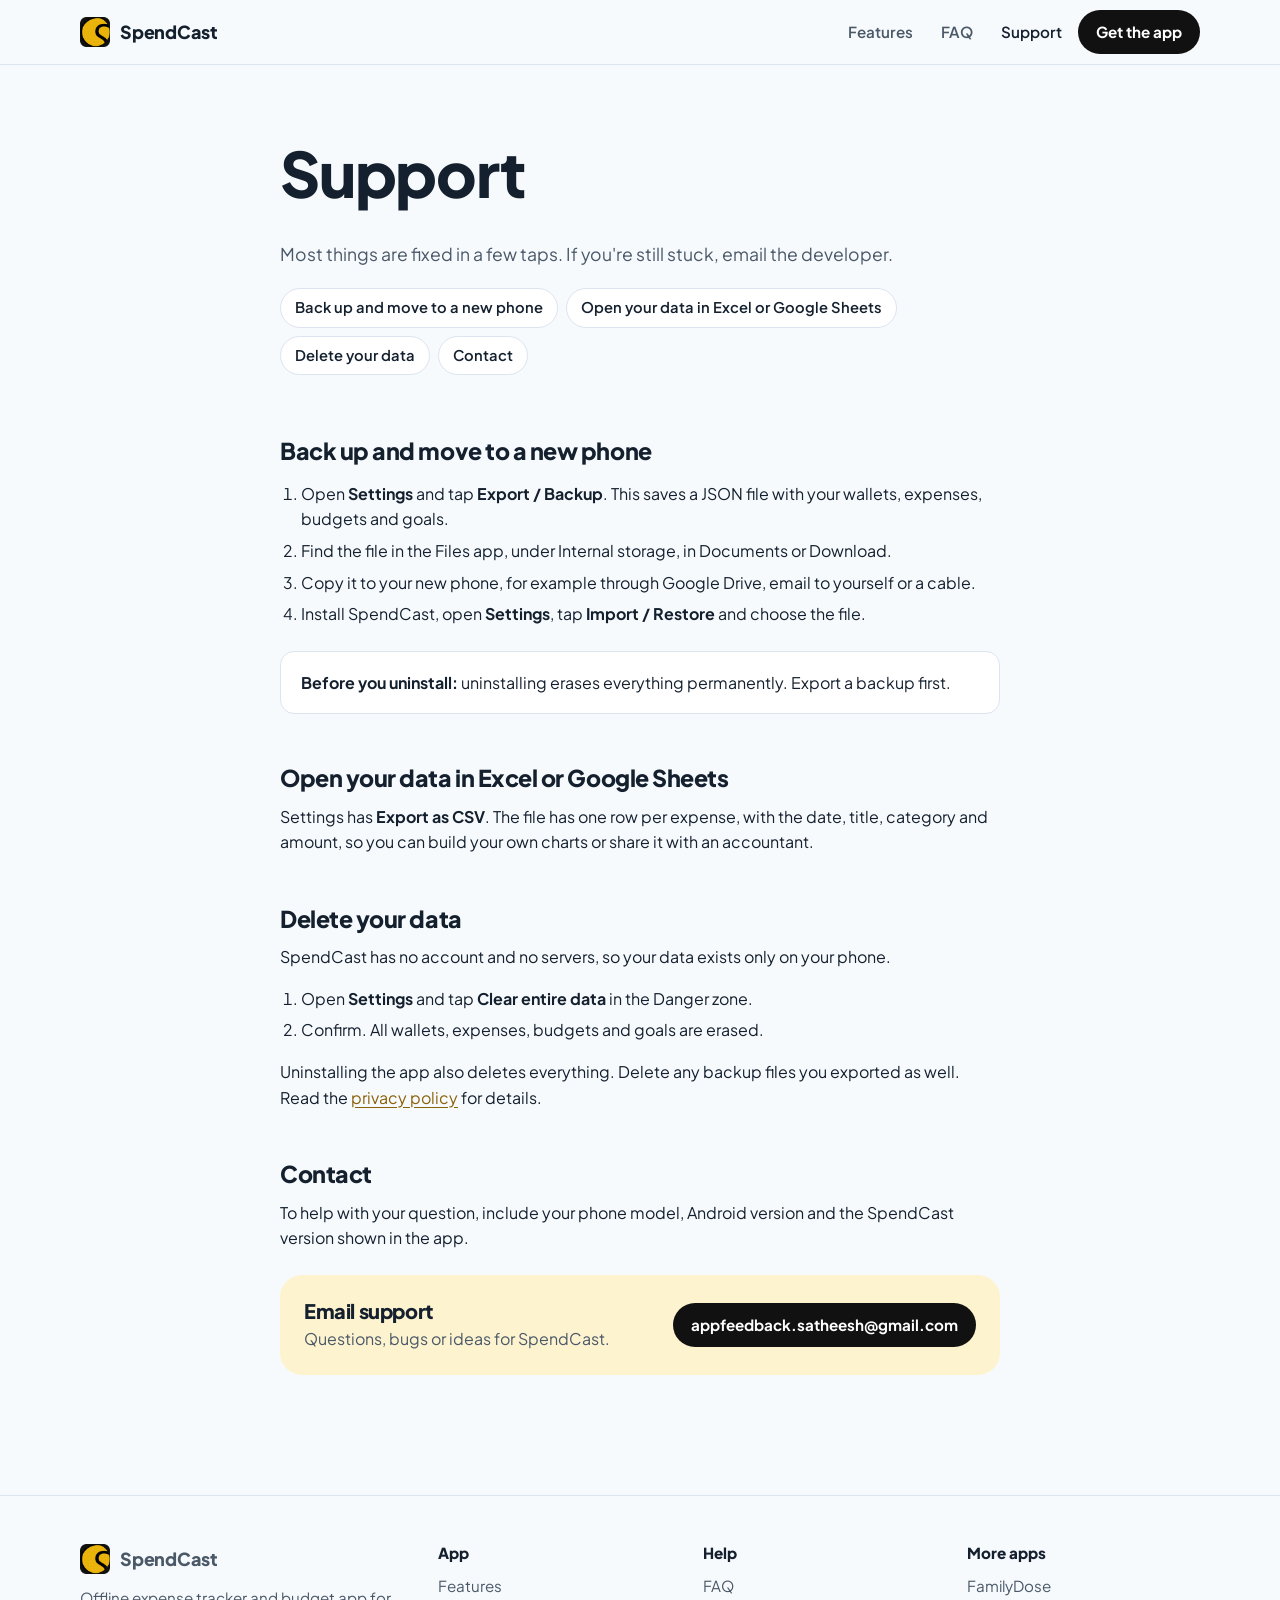
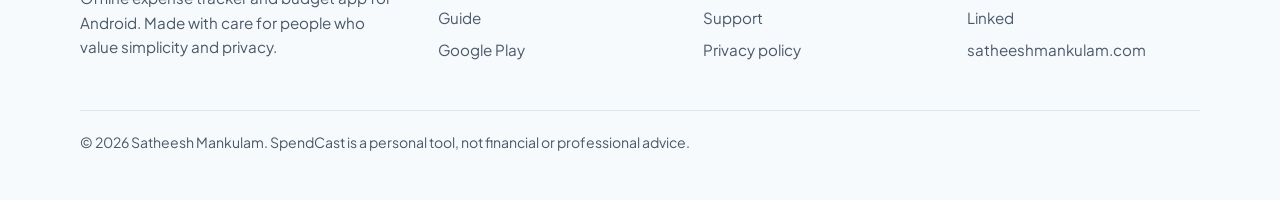
<file: support/index.html>
<!doctype html>
<html lang="en">
<head>
<meta charset="utf-8">
<meta name="viewport" content="width=device-width, initial-scale=1">
<title>Support – SpendCast</title>
<meta name="description" content="Get help with SpendCast: backups, data deletion and contacting the developer.">
<link rel="canonical" href="https://spendcast.netlify.app/support/">
<meta name="theme-color" content="#F7FAFD" media="(prefers-color-scheme: light)">
<meta name="theme-color" content="#0D1520" media="(prefers-color-scheme: dark)">
<link rel="icon" type="image/png" sizes="48x48" href="/assets/favicon-48.png">
<link rel="apple-touch-icon" href="/assets/apple-touch-icon.png">
<meta property="og:type" content="website">
<meta property="og:site_name" content="SpendCast">
<meta property="og:title" content="Support – SpendCast">
<meta property="og:description" content="Get help with SpendCast: backups, data deletion and contacting the developer.">
<meta property="og:url" content="https://spendcast.netlify.app/support/">
<meta property="og:image" content="https://spendcast.netlify.app/assets/og-image.png">
<meta name="twitter:card" content="summary_large_image">
<link rel="preconnect" href="https://fonts.googleapis.com">
<link rel="preconnect" href="https://fonts.gstatic.com" crossorigin>
<link rel="stylesheet" href="https://fonts.googleapis.com/css2?family=Plus+Jakarta+Sans:wght@400;600;700;800&display=swap">
<link rel="stylesheet" href="/assets/site.css">
<script src="/assets/analytics.js" defer></script>

</head>
<body>
<a class="skip" href="#main">Skip to content</a>
<header class="site-header">
  <div class="wrap header-row">
    <a class="brand" href="/"><img src="/assets/logo-96.png" alt="" width="30" height="30">SpendCast</a>
    <button class="menu-btn" type="button" aria-expanded="false" aria-controls="site-nav">
      <span class="sr-only">Menu</span>
      <svg width="22" height="22" viewBox="0 0 24 24" fill="none" stroke="currentColor" stroke-width="2.2" stroke-linecap="round" aria-hidden="true"><line x1="4" y1="7" x2="20" y2="7"/><line x1="4" y1="12" x2="20" y2="12"/><line x1="4" y1="17" x2="20" y2="17"/></svg>
    </button>
    <nav class="nav" id="site-nav" aria-label="Main"><a href="/#features">Features</a><a href="/faq/">FAQ</a><a href="/support/" aria-current="page">Support</a>
      <a class="btn" href="https://play.google.com/store/apps/details?id=com.satheesh.spendcast" rel="noopener">Get the app</a>
    </nav>
  </div>
</header>
<main id="main"><div class="narrow page-head"><h1>Support</h1>
  <p>Most things are fixed in a few taps. If you're still stuck, email the developer.</p>
  <ul class="toc"><li><a href="#backup">Back up and move to a new phone</a></li><li><a href="#csv">Open your data in Excel or Google Sheets</a></li><li><a href="#delete">Delete your data</a></li><li><a href="#contact">Contact</a></li></ul></div>
  <article class="narrow prose"><h2 id="backup">Back up and move to a new phone</h2><ol><li>Open <strong>Settings</strong> and tap <strong>Export / Backup</strong>. This saves a JSON file with your wallets, expenses, budgets and goals.</li><li>Find the file in the Files app, under Internal storage, in Documents or Download.</li><li>Copy it to your new phone, for example through Google Drive, email to yourself or a cable.</li><li>Install SpendCast, open <strong>Settings</strong>, tap <strong>Import / Restore</strong> and choose the file.</li></ol><div class="note"><p><strong>Before you uninstall:</strong> uninstalling erases everything permanently. Export a backup first.</p></div><h2 id="csv">Open your data in Excel or Google Sheets</h2><p>Settings has <strong>Export as CSV</strong>. The file has one row per expense, with the date, title, category and amount, so you can build your own charts or share it with an accountant.</p><h2 id="delete">Delete your data</h2><p>SpendCast has no account and no servers, so your data exists only on your phone.</p><ol><li>Open <strong>Settings</strong> and tap <strong>Clear entire data</strong> in the Danger zone.</li><li>Confirm. All wallets, expenses, budgets and goals are erased.</li></ol><p>Uninstalling the app also deletes everything. Delete any backup files you exported as well. Read the <a href="/privacy/">privacy policy</a> for details.</p>
  <h2 id="contact">Contact</h2>
  <p>To help with your question, include your phone model, Android version and the SpendCast version shown in the app.</p>
  <div class="contact-card"><div><h2>Email support</h2><p>Questions, bugs or ideas for SpendCast.</p></div>
  <a class="btn" href="mailto:appfeedback.satheesh@gmail.com?subject=SpendCast%20support">appfeedback.satheesh@gmail.com</a></div>
  </article></main><footer class="site-footer">
  <div class="wrap">
    <div class="footer-grid">
      <div>
        <a class="brand" href="/"><img src="/assets/logo-96.png" alt="" width="30" height="30">SpendCast</a>
        <p class="about" style="margin-top:12px">Offline expense tracker and budget app for Android. Made with care for people who value simplicity and privacy.</p>
      </div>
      <div><h2>App</h2><ul>
        <li><a href="/#features">Features</a></li>
        <li><a href="/expense-tracker-without-sms-permission/">Guide</a></li>
        <li><a href="https://play.google.com/store/apps/details?id=com.satheesh.spendcast" rel="noopener">Google Play</a></li>
      </ul></div>
      <div><h2>Help</h2><ul>
        <li><a href="/faq/">FAQ</a></li>
        <li><a href="/support/">Support</a></li>
        <li><a href="/privacy/">Privacy policy</a></li>
      </ul></div>
      <div><h2>More apps</h2><ul><li><a href="https://play.google.com/store/apps/details?id=com.familydose.app" rel="noopener">FamilyDose</a></li><li><a href="https://play.google.com/store/apps/details?id=com.satheesh.linkvault" rel="noopener">Linked</a></li>
        <li><a href="https://satheeshmankulam.com" rel="noopener">satheeshmankulam.com</a></li>
      </ul></div>
    </div>
    <p class="footer-base">&copy; <span data-year>2026</span> Satheesh Mankulam. SpendCast is a personal tool, not financial or professional advice.</p>
  </div>
</footer>
<script src="/assets/site.js" defer></script>
</body>
</html>
</file>
<file: assets/site.css>
/* =========================================================
   FamilyDose website — shared styles
   Colours come from the app (blue #2196F3) and the logo (red/green).
   Edit the tokens below to re-theme every page at once.
   ========================================================= */

:root {
  --paper: #F7FAFD;
  --surface: #FFFFFF;
  --ink: #14202E;
  --ink-2: #4A5868;
  --line: #DCE4EE;
  --brand: #EAB308;
  --link: #8A6108;
  --btn-bg: #111111;
  --btn-ink: #FFFFFF;
  --tint: #FDF3CF;
  --red: #E53935;
  --green: #2E9E45;
  --band: #141414;
  --band-ink: #E7EDF5;
  --band-ink-2: #A9B8C9;

  --font: "Plus Jakarta Sans", system-ui, -apple-system, "Segoe UI", Roboto, sans-serif;
  --font-ml: "Noto Sans Malayalam", "Plus Jakarta Sans", sans-serif;
  --font-hi: "Noto Sans Devanagari", "Plus Jakarta Sans", sans-serif;

  --wrap: 1120px;
  --r-lg: 22px;
  --r-md: 14px;
  --r-sm: 10px;
}

@media (prefers-color-scheme: dark) {
  :root:not([data-theme="light"]) {
    --paper: #0D1520;
    --surface: #152131;
    --ink: #E7EDF5;
    --ink-2: #A3B3C5;
    --line: #243447;
    --link: #FACC15;
    --btn-bg: #EAB308;
    --btn-ink: #141414;
    --tint: #3A2D05;
    --red: #FF6B6B;
    --green: #5CCB72;
    --band: #152131;
  }
}
:root[data-theme="dark"] {
  --paper: #0D1520;
  --surface: #152131;
  --ink: #E7EDF5;
  --ink-2: #A3B3C5;
  --line: #243447;
  --link: #FACC15;
  --btn-bg: #EAB308;
  --btn-ink: #141414;
  --tint: #3A2D05;
  --red: #FF6B6B;
  --green: #5CCB72;
  --band: #152131;
}

/* ---------- Base ---------- */
*, *::before, *::after { box-sizing: border-box; }
html { -webkit-text-size-adjust: 100%; scroll-behavior: smooth; }
@media (prefers-reduced-motion: reduce) { html { scroll-behavior: auto; } }
body {
  margin: 0;
  background: var(--paper);
  color: var(--ink);
  font-family: var(--font);
  font-size: 1rem;
  line-height: 1.6;
  overflow-x: hidden;
}
img { max-width: 100%; height: auto; display: block; }
a { color: var(--link); text-underline-offset: 3px; }
a:hover { text-decoration-thickness: 2px; }
:focus-visible { outline: 3px solid var(--brand); outline-offset: 3px; border-radius: 6px; }
h1, h2, h3 { line-height: 1.15; letter-spacing: -0.02em; margin: 0 0 0.5em; }
h1 { font-size: clamp(2.3rem, 5.2vw, 3.9rem); font-weight: 800; }
h2 { font-size: clamp(1.7rem, 3.2vw, 2.45rem); font-weight: 800; }
h3 { font-size: 1.25rem; font-weight: 700; }
p { margin: 0 0 1em; }
.wrap { width: min(100% - 40px, var(--wrap)); margin-inline: auto; }
.narrow { width: min(100% - 40px, 720px); margin-inline: auto; }
.muted { color: var(--ink-2); }
.skip {
  position: absolute; left: -999px; top: 8px; padding: 10px 14px;
  background: var(--surface); color: var(--ink); z-index: 100; border-radius: var(--r-sm);
}
.skip:focus { left: 8px; }
.sr-only { position: absolute; width: 1px; height: 1px; overflow: hidden; clip: rect(0 0 0 0); white-space: nowrap; }

/* ---------- Header ---------- */
.site-header {
  position: sticky; top: 0; z-index: 50;
  background: color-mix(in srgb, var(--paper) 88%, transparent);
  backdrop-filter: saturate(1.4) blur(10px);
  -webkit-backdrop-filter: saturate(1.4) blur(10px);
  border-bottom: 1px solid var(--line);
}
.header-row { display: flex; align-items: center; gap: 24px; min-height: 64px; }
.brand { display: flex; align-items: center; gap: 10px; color: var(--ink); text-decoration: none; font-weight: 800; font-size: 1.12rem; letter-spacing: -0.01em; }
.brand img { width: 30px; height: 30px; }
.nav { margin-left: auto; display: flex; align-items: center; gap: 4px; }
.nav a:not(.btn) {
  color: var(--ink-2); text-decoration: none; font-weight: 600; font-size: 0.95rem;
  padding: 8px 12px; border-radius: var(--r-sm);
}
.nav a:not(.btn):hover { color: var(--ink); background: var(--tint); }
.nav a[aria-current="page"] { color: var(--ink); }
.menu-btn { display: none; }

@media (max-width: 820px) {
  .menu-btn {
    display: inline-flex; margin-left: auto; align-items: center; justify-content: center;
    width: 44px; height: 44px; border: 1px solid var(--line); border-radius: var(--r-sm);
    background: var(--surface); color: var(--ink); cursor: pointer;
  }
  .nav {
    display: none; position: absolute; left: 0; right: 0; top: 100%;
    flex-direction: column; align-items: stretch; gap: 0;
    background: var(--paper); border-bottom: 1px solid var(--line); padding: 8px 20px 16px;
  }
  .nav.open { display: flex; }
  .nav a:not(.btn) { padding: 12px 4px; font-size: 1rem; border-radius: 0; border-bottom: 1px solid var(--line); }
  .nav .btn { margin-top: 12px; justify-content: center; }
}

/* ---------- Buttons ---------- */
.btn {
  display: inline-flex; align-items: center; gap: 10px;
  font: inherit; font-weight: 700; font-size: 0.95rem;
  padding: 10px 18px; border-radius: 999px; text-decoration: none; cursor: pointer;
  background: var(--btn-bg); color: var(--btn-ink); border: 0;
}
.btn:hover { filter: brightness(1.06); }
.btn-play {
  background: #000; color: #fff; padding: 10px 22px 10px 16px; border-radius: 14px;
  border: 1px solid #3a3a3a; line-height: 1.1;
}
.btn-play svg { width: 26px; height: 28px; flex: none; }
.btn-play small { display: block; font-size: 0.68rem; font-weight: 600; opacity: 0.85; letter-spacing: 0.02em; }
.btn-play span { font-size: 1.15rem; font-weight: 700; letter-spacing: -0.01em; }

/* ---------- Hero ---------- */
.hero { padding: clamp(40px, 7vw, 88px) 0 clamp(32px, 5vw, 64px); }
.hero-grid { display: grid; grid-template-columns: 1.15fr 0.85fr; gap: clamp(24px, 4vw, 56px); align-items: center; }
.hero h1 { margin-bottom: 0.35em; max-width: 15ch; }
.said-in { margin: 0 0 28px; padding: 0; list-style: none; display: grid; gap: 6px; }
.said-in li { color: var(--ink-2); font-weight: 600; font-size: clamp(1.05rem, 2vw, 1.35rem); line-height: 1.45; }
.said-in li:lang(ml) { font-family: var(--font-ml); }
.said-in li:lang(hi) { font-family: var(--font-hi); }
.hero .lede { font-size: 1.12rem; color: var(--ink-2); max-width: 46ch; margin-bottom: 28px; }
.hero-actions { display: flex; flex-wrap: wrap; align-items: center; gap: 14px 22px; }
.facts { display: flex; flex-wrap: wrap; gap: 8px 18px; margin: 0; padding: 0; list-style: none; font-size: 0.92rem; font-weight: 600; color: var(--ink-2); }
.facts li { display: flex; align-items: center; gap: 6px; }
.facts svg { width: 16px; height: 16px; color: var(--green); flex: none; }
.hero-phone {
  display: block; justify-self: center; width: min(100%, 460px);
  -webkit-mask-image: linear-gradient(to bottom, #000 82%, transparent 100%);
          mask-image: linear-gradient(to bottom, #000 82%, transparent 100%);
}
@media (max-width: 820px) {
  .hero-grid { grid-template-columns: 1fr; }
  .hero-phone { width: min(100%, 340px); order: 2; }
}

/* ---------- Sections ---------- */
.section { padding: clamp(56px, 8vw, 104px) 0; }
.section-head { max-width: 640px; margin-bottom: clamp(28px, 4vw, 48px); }
.section-head p { font-size: 1.08rem; color: var(--ink-2); margin: 0; }

/* Features grouped by the app's own tabs */
.tab-groups { display: grid; gap: 0; border-top: 1px solid var(--line); }
.tab-group {
  display: grid; grid-template-columns: 220px 1fr 1fr; gap: 12px 40px;
  padding: 28px 0; border-bottom: 1px solid var(--line); align-items: start;
}
.tab-name { display: flex; align-items: center; gap: 12px; font-weight: 800; font-size: 1.2rem; }
.tab-icon {
  width: 40px; height: 40px; border-radius: 12px; display: grid; place-items: center;
  background: var(--tint); color: var(--brand); flex: none;
}
.tab-icon svg { width: 20px; height: 20px; }
.tab-group p { margin: 0; color: var(--ink-2); }
.tab-group ul { margin: 0; padding-left: 1.1em; }
.tab-group li { margin-bottom: 4px; }
.tab-group li::marker { color: var(--brand); }
@media (max-width: 900px) {
  .tab-group { grid-template-columns: 1fr; gap: 10px; }
}

/* Screens */
.screens {
  display: grid; grid-template-columns: repeat(3, 1fr); gap: 20px;
}
.screens figure { margin: 0; }
.screens img { border-radius: var(--r-md); border: 1px solid var(--line); aspect-ratio: 9 / 16; object-fit: cover; width: 100%; }
@media (max-width: 820px) {
  .screens {
    grid-template-columns: none; grid-auto-flow: column; grid-auto-columns: 62%;
    overflow-x: auto; scroll-snap-type: x mandatory; padding-bottom: 12px;
    margin-inline: -20px; padding-inline: 20px; scroll-padding-inline: 20px;
  }
  .screens figure { scroll-snap-align: start; }
}

/* Privacy band */
.band { background: var(--band); color: var(--band-ink); }
:root[data-theme="dark"] .band { border-block: 1px solid var(--line); }
@media (prefers-color-scheme: dark) { :root:not([data-theme="light"]) .band { border-block: 1px solid var(--line); } }
.band h2 { max-width: 20ch; }
.band p, .band li { color: var(--band-ink-2); }
.band a { color: #9FD2FB; }
.band-grid { display: grid; grid-template-columns: 1.2fr 1fr; gap: 48px; align-items: end; }
.promise { list-style: none; margin: 0; padding: 0; display: grid; gap: 18px; }
.promise li { padding-left: 34px; position: relative; }
.promise strong { color: var(--band-ink); display: block; font-size: 1.05rem; }
.promise li::before {
  content: ""; position: absolute; left: 0; top: 5px; width: 20px; height: 20px; border-radius: 50%;
  background: #2E9E45 url("data:image/svg+xml,%3Csvg xmlns='http://www.w3.org/2000/svg' viewBox='0 0 24 24' fill='none' stroke='white' stroke-width='3.2' stroke-linecap='round' stroke-linejoin='round'%3E%3Cpolyline points='20 6 9 17 4 12'/%3E%3C/svg%3E") center / 12px no-repeat;
}
@media (max-width: 820px) { .band-grid { grid-template-columns: 1fr; gap: 28px; } }

/* Steps (a real sequence, so numbers carry meaning) */
.steps { list-style: none; counter-reset: step; margin: 0; padding: 0; display: grid; grid-template-columns: repeat(4, 1fr); gap: 24px; }
.steps li { counter-increment: step; }
.steps li::before {
  content: counter(step); display: grid; place-items: center; width: 36px; height: 36px; border-radius: 50%;
  background: var(--btn-bg); color: var(--btn-ink); font-weight: 800; margin-bottom: 14px;
}
.steps h3 { font-size: 1.08rem; margin-bottom: 6px; }
.steps p { color: var(--ink-2); margin: 0; font-size: 0.97rem; }
@media (max-width: 900px) { .steps { grid-template-columns: 1fr 1fr; } }
@media (max-width: 520px) { .steps { grid-template-columns: 1fr; } }

.video-row {
  margin-top: 40px; display: flex; flex-wrap: wrap; align-items: center; justify-content: space-between; gap: 16px;
  padding: 20px 24px; border: 1px solid var(--line); border-radius: var(--r-lg); background: var(--surface);
}
.video-row p { margin: 0; }

/* FAQ (native details/summary: keyboard + screen-reader friendly) */
.faq { border-top: 1px solid var(--line); }
.faq details { border-bottom: 1px solid var(--line); }
.faq summary {
  list-style: none; cursor: pointer; padding: 20px 40px 20px 0; position: relative;
  font-weight: 700; font-size: 1.07rem;
}
.faq summary::-webkit-details-marker { display: none; }
.faq summary::after {
  content: ""; position: absolute; right: 6px; top: 50%; width: 11px; height: 11px;
  border-right: 2.5px solid var(--ink-2); border-bottom: 2.5px solid var(--ink-2);
  transform: translateY(-70%) rotate(45deg); transition: transform .2s ease;
}
.faq details[open] summary::after { transform: translateY(-30%) rotate(-135deg); }
@media (prefers-reduced-motion: reduce) { .faq summary::after { transition: none; } }
.faq .answer { padding: 0 0 20px; color: var(--ink-2); max-width: 68ch; }
.faq .answer p:last-child { margin-bottom: 0; }

/* CTA */
.cta { text-align: center; }
.cta img { width: 72px; height: 72px; margin: 0 auto 18px; }
.cta p { color: var(--ink-2); max-width: 44ch; margin: 0 auto 26px; }
.cta .btn-play { margin: 0 auto; }

/* ---------- Inner pages ---------- */
.page-head { padding: clamp(40px, 6vw, 72px) 0 12px; }
.page-head p { font-size: 1.1rem; color: var(--ink-2); max-width: 60ch; }
.prose { padding-bottom: clamp(56px, 8vw, 96px); }
.prose h2 { font-size: 1.45rem; margin-top: 2.2em; }
.prose h3 { margin-top: 1.6em; }
.prose p, .prose li { max-width: 68ch; }
.prose ul, .prose ol { padding-left: 1.3em; }
.prose li { margin-bottom: 6px; }
.meta { font-size: 0.92rem; color: var(--ink-2); }
.note {
  border: 1px solid var(--line); background: var(--surface); border-radius: var(--r-md);
  padding: 18px 20px; margin: 24px 0;
}
.note p:last-child { margin-bottom: 0; }
.contact-card {
  display: flex; flex-wrap: wrap; align-items: center; justify-content: space-between; gap: 16px;
  background: var(--tint); border-radius: var(--r-lg); padding: 24px; margin: 24px 0;
}
.contact-card h2 { margin: 0 0 4px; font-size: 1.25rem; }
.contact-card p { margin: 0; color: var(--ink-2); }
.toc { display: flex; flex-wrap: wrap; gap: 8px; margin: 20px 0 0; padding: 0; list-style: none; }
.toc a {
  display: inline-block; padding: 7px 14px; border-radius: 999px; border: 1px solid var(--line);
  background: var(--surface); color: var(--ink); text-decoration: none; font-weight: 600; font-size: 0.92rem;
}
.toc a:hover { border-color: var(--brand); }

/* Changelog */
.release { border-top: 1px solid var(--line); padding: 28px 0; display: grid; grid-template-columns: 180px 1fr; gap: 12px 32px; }
.release h2 { font-size: 1.35rem; margin: 0; }
.release .when { color: var(--ink-2); font-size: 0.95rem; margin: 4px 0 0; }
.release h3 { font-size: 1rem; margin: 0 0 6px; }
.release ul { margin: 0 0 16px; padding-left: 1.2em; }
.current { display: inline-block; margin-top: 8px; font-size: 0.8rem; font-weight: 700; padding: 3px 10px; border-radius: 999px; background: var(--tint); color: var(--link); }
@media (max-width: 640px) { .release { grid-template-columns: 1fr; } }

/* Blog */
.posts { list-style: none; margin: 0; padding: 0; border-top: 1px solid var(--line); }
.posts li { border-bottom: 1px solid var(--line); }
.posts a { display: block; padding: 26px 0; text-decoration: none; color: inherit; }
.posts a:hover h2 { color: var(--link); }
.posts h2 { font-size: 1.35rem; margin: 0 0 6px; }
.posts p { color: var(--ink-2); margin: 0 0 8px; max-width: 64ch; }
.posts .meta { margin: 0; }

/* ---------- Footer ---------- */
.site-footer { border-top: 1px solid var(--line); padding: 48px 0 32px; font-size: 0.95rem; }
.footer-grid { display: grid; grid-template-columns: 1.4fr 1fr 1fr 1fr; gap: 32px; }
.footer-grid h2 { font-size: 0.95rem; letter-spacing: 0; margin: 0 0 12px; }
.footer-grid ul { list-style: none; margin: 0; padding: 0; display: grid; gap: 8px; }
.footer-grid a { color: var(--ink-2); text-decoration: none; }
.footer-grid a:hover { color: var(--ink); text-decoration: underline; }
.footer-grid .about { color: var(--ink-2); max-width: 34ch; }
.footer-base { margin-top: 36px; padding-top: 20px; border-top: 1px solid var(--line); color: var(--ink-2); font-size: 0.88rem; }
@media (max-width: 820px) { .footer-grid { grid-template-columns: 1fr 1fr; } .footer-grid > :first-child { grid-column: 1 / -1; } }

/* ---------- About the developer ---------- */
.about-dev { border-top: 1px solid var(--line); }
.about-grid { display: grid; grid-template-columns: 1.2fr 1fr; gap: 48px; align-items: start; }
.eyebrow-plain { font-weight: 700; color: var(--ink-2); margin: 0 0 6px; }
.about-dev p { color: var(--ink-2); max-width: 60ch; }
.dev-links { display: flex; align-items: center; gap: 18px; flex-wrap: wrap; margin-top: 20px; }
.about-dev h3 { font-size: 1.05rem; margin-bottom: 12px; }
.app-list { list-style: none; margin: 0; padding: 0; display: grid; gap: 10px; }
.app-list a { display: flex; flex-direction: column; padding: 14px 16px; border: 1px solid var(--line); border-radius: var(--r-md);
  background: var(--surface); text-decoration: none; color: var(--ink); }
.app-list a:hover { border-color: var(--brand); }
.app-list a[aria-current="page"] { border-color: var(--brand); background: var(--tint); }
.app-list span { color: var(--ink-2); font-size: 0.92rem; }
@media (max-width: 820px) { .about-grid { grid-template-columns: 1fr; gap: 28px; } }

/* ---------- Guide pages ---------- */
.lead-answer { font-size: 1.18rem; color: var(--ink); max-width: 60ch; }
.guide-link { margin-top: 28px; font-weight: 700; }
.table-wrap { overflow-x: auto; }
.checklist { width: 100%; border-collapse: collapse; margin: 8px 0 12px; }
.checklist th, .checklist td { text-align: left; padding: 12px 14px; border-bottom: 1px solid var(--line); vertical-align: top; }
.checklist th { font-weight: 600; color: var(--ink-2); width: 55%; }
.checklist td { font-weight: 700; }
</file>
